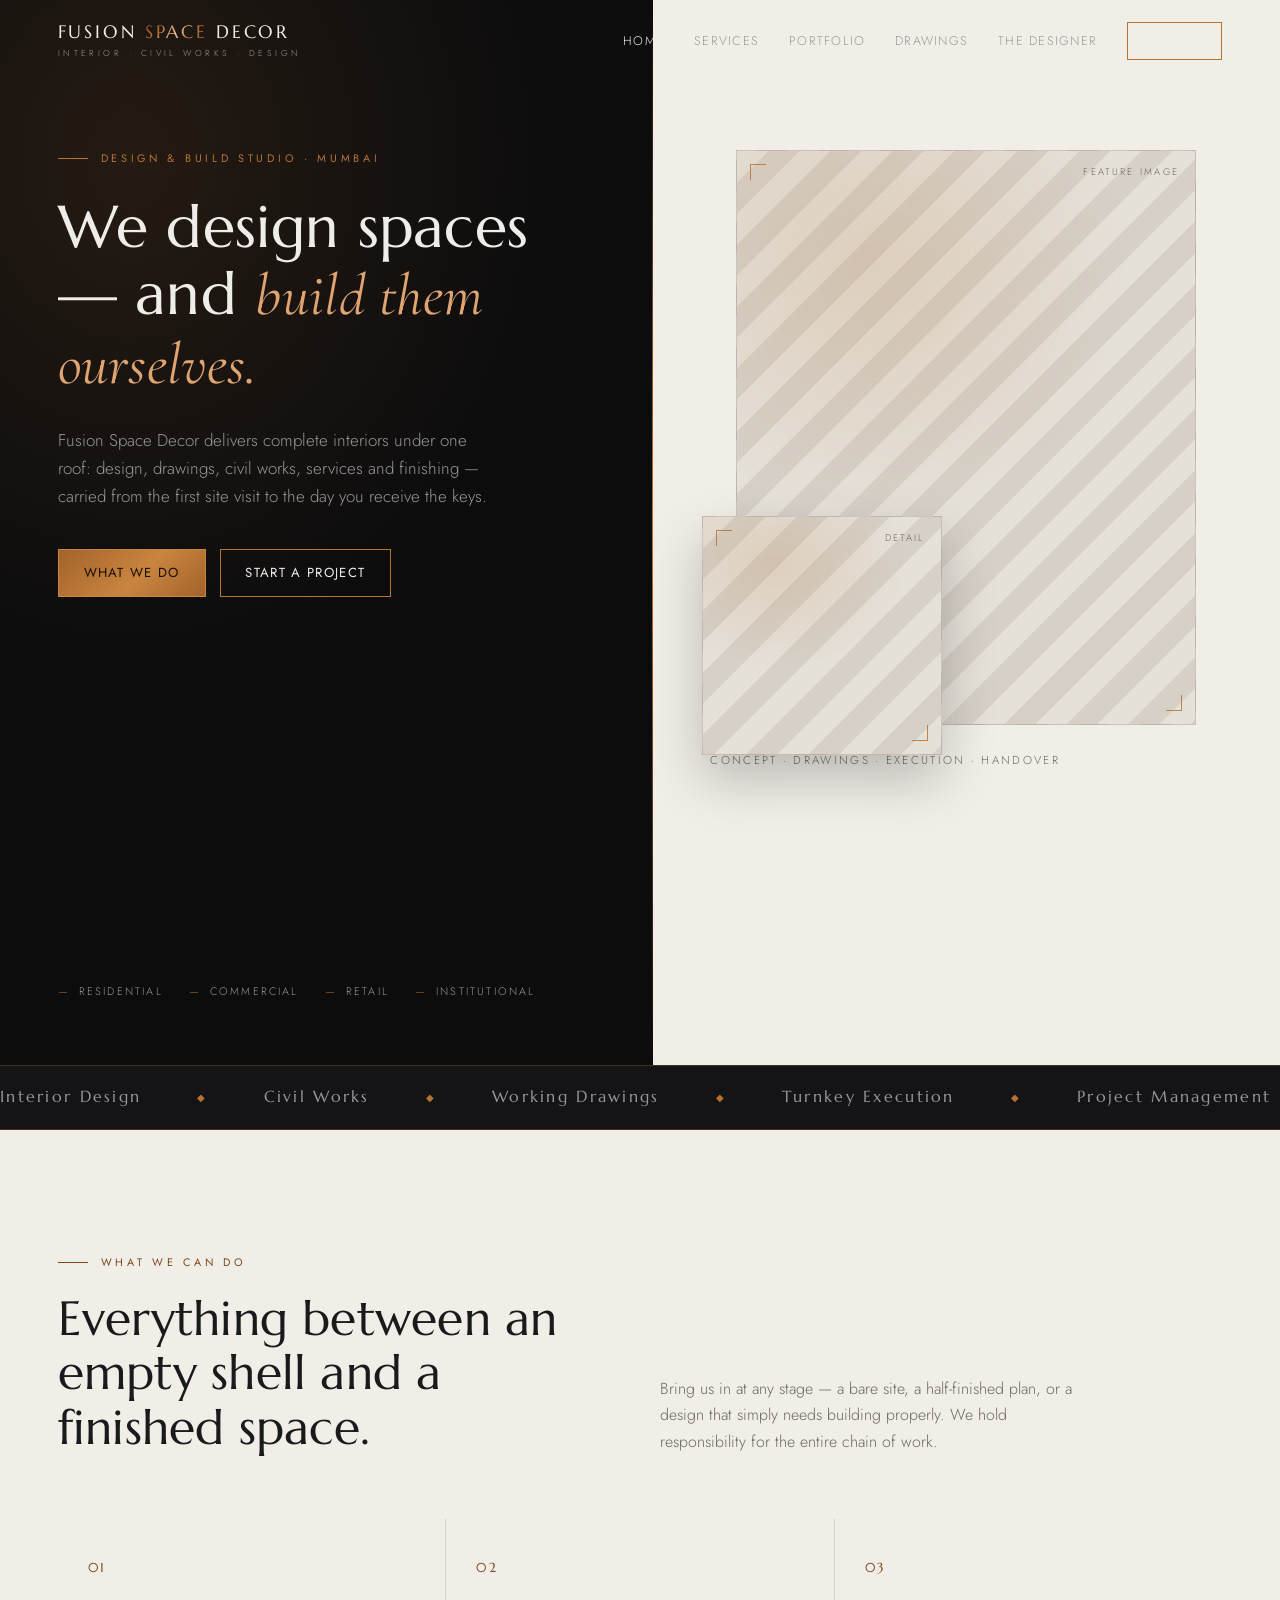
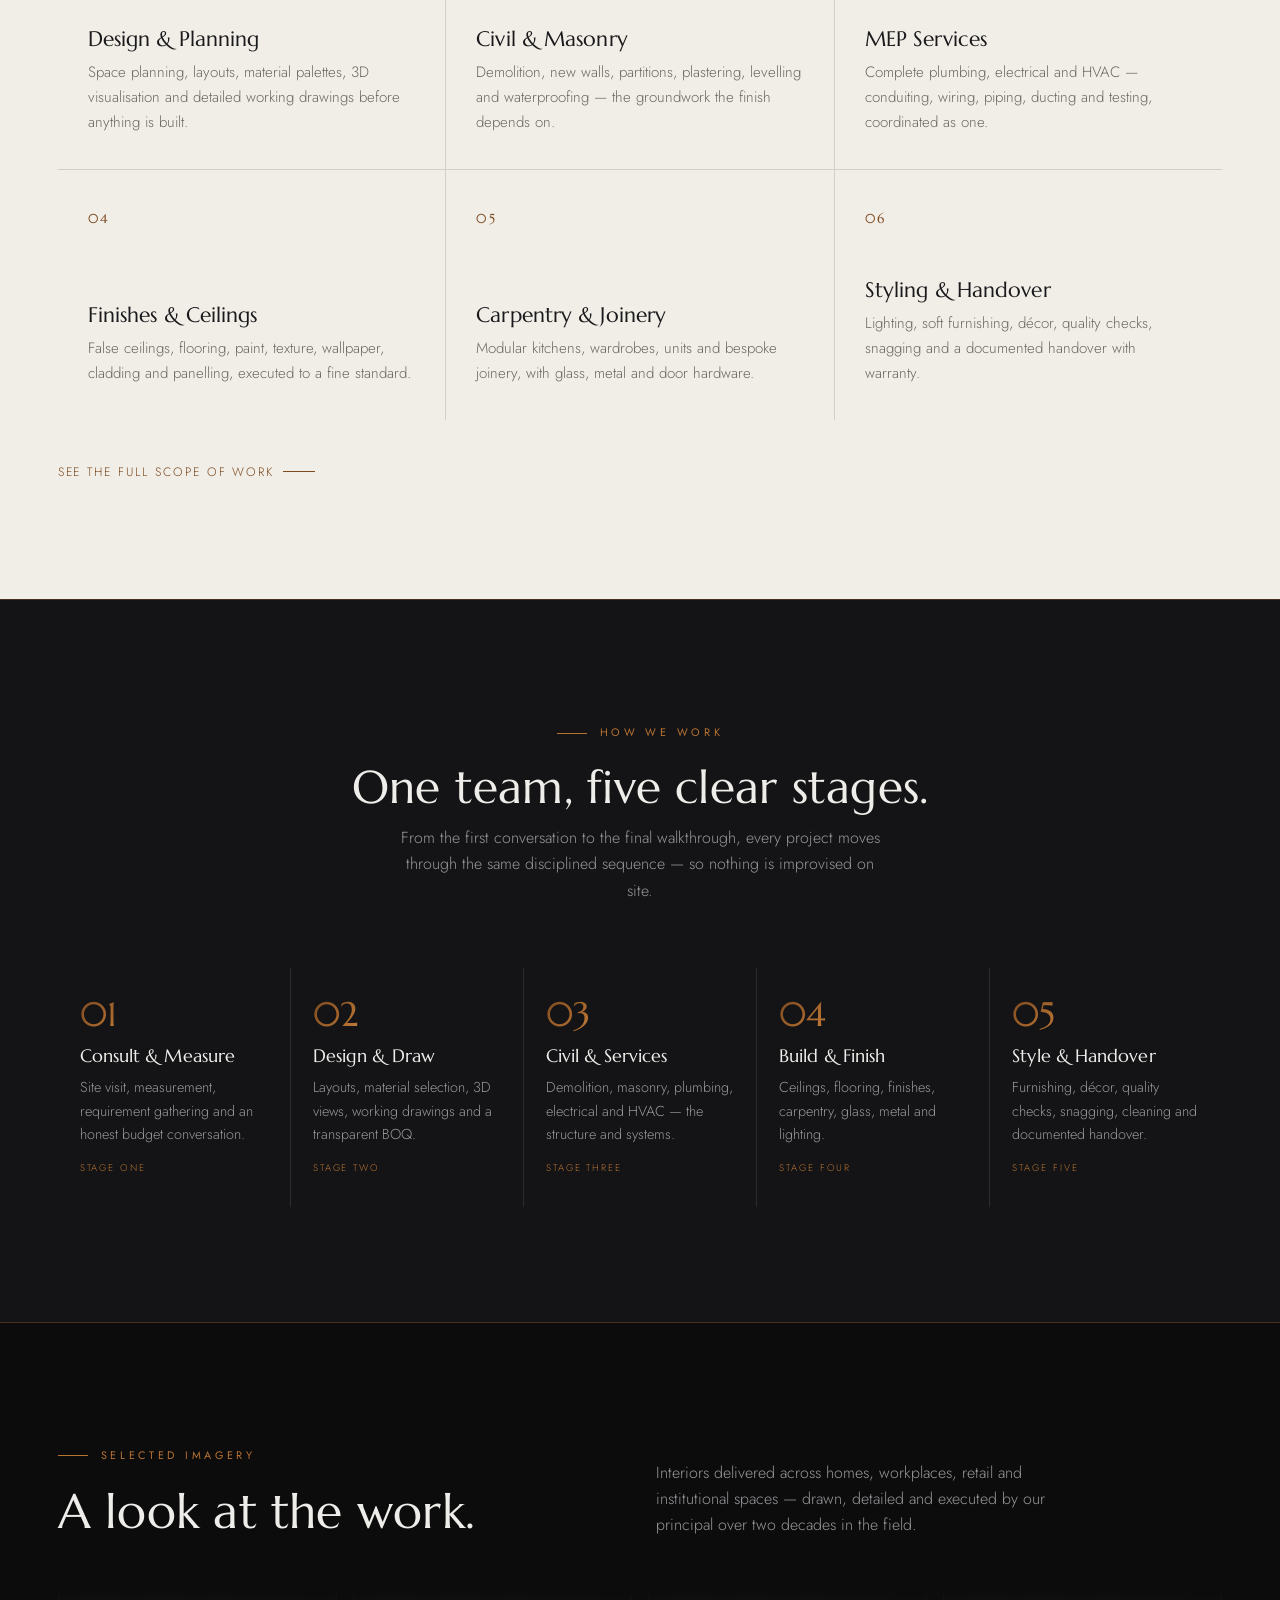
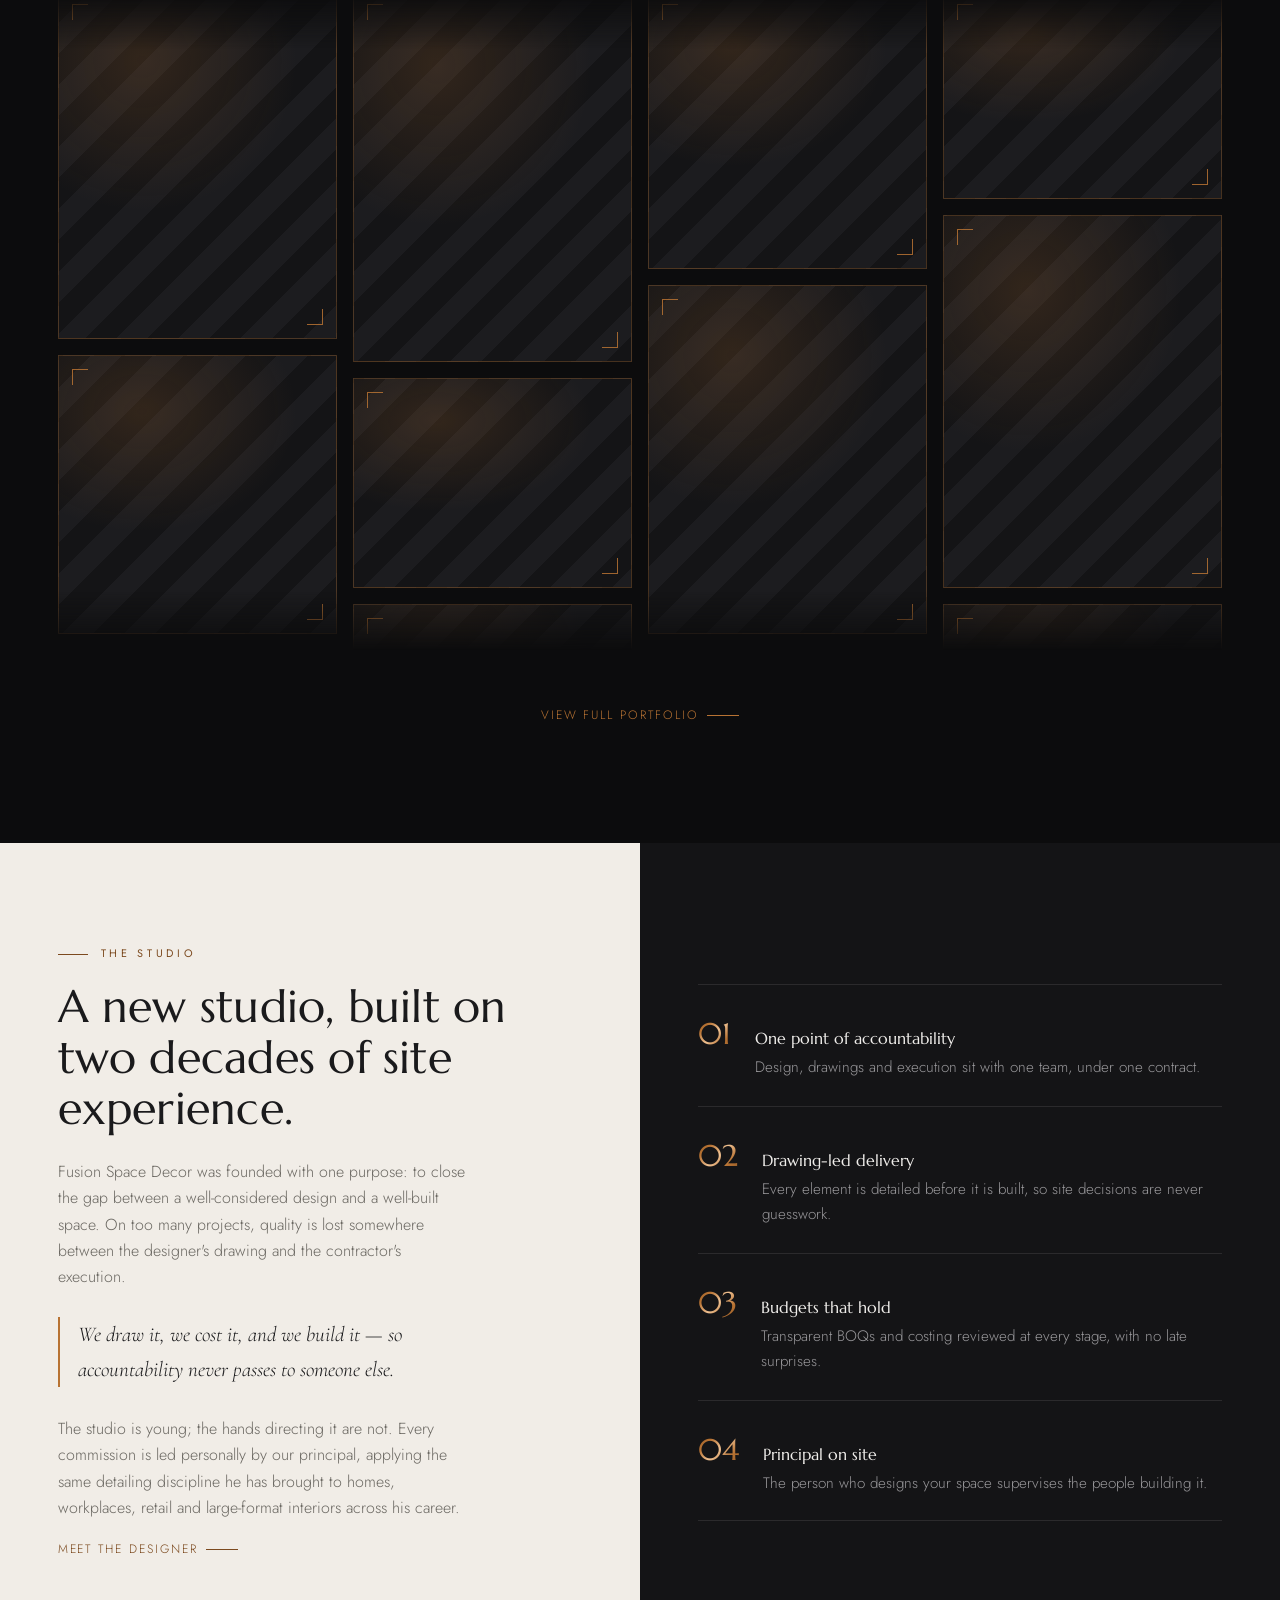
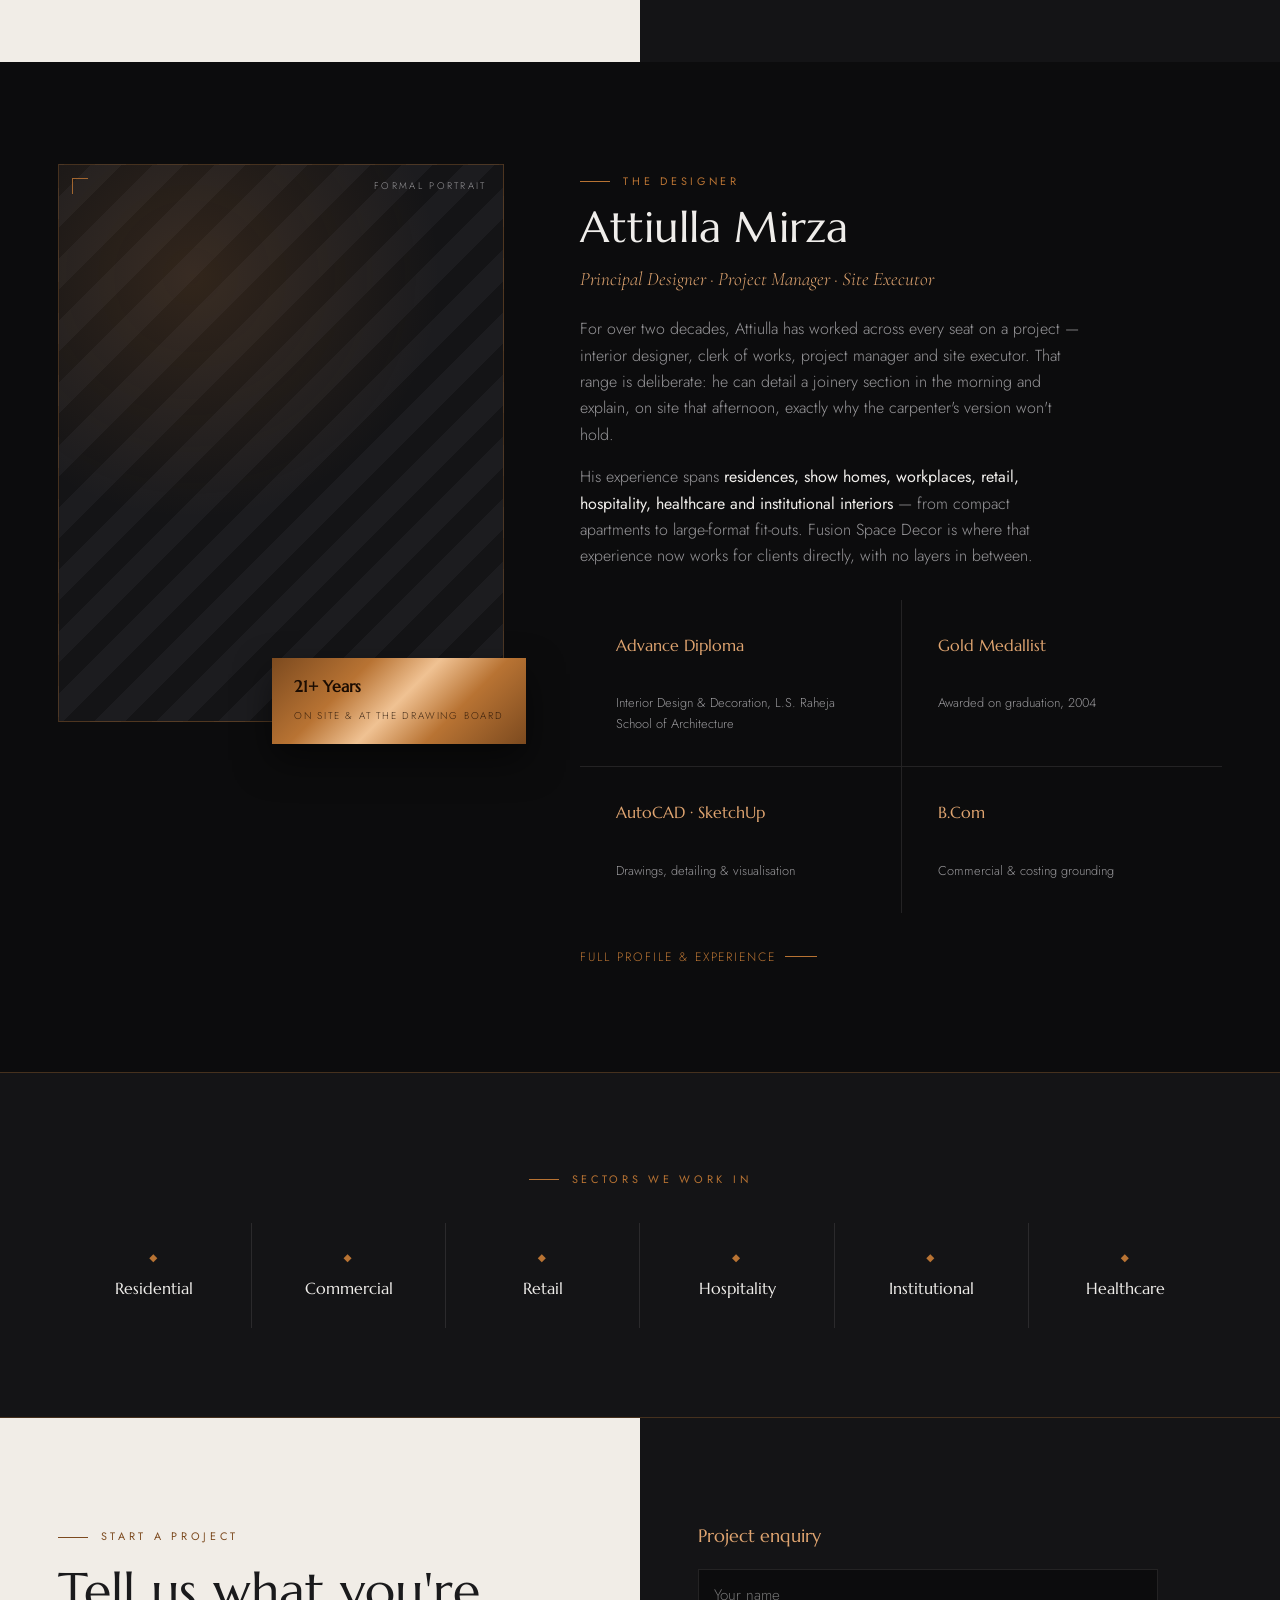
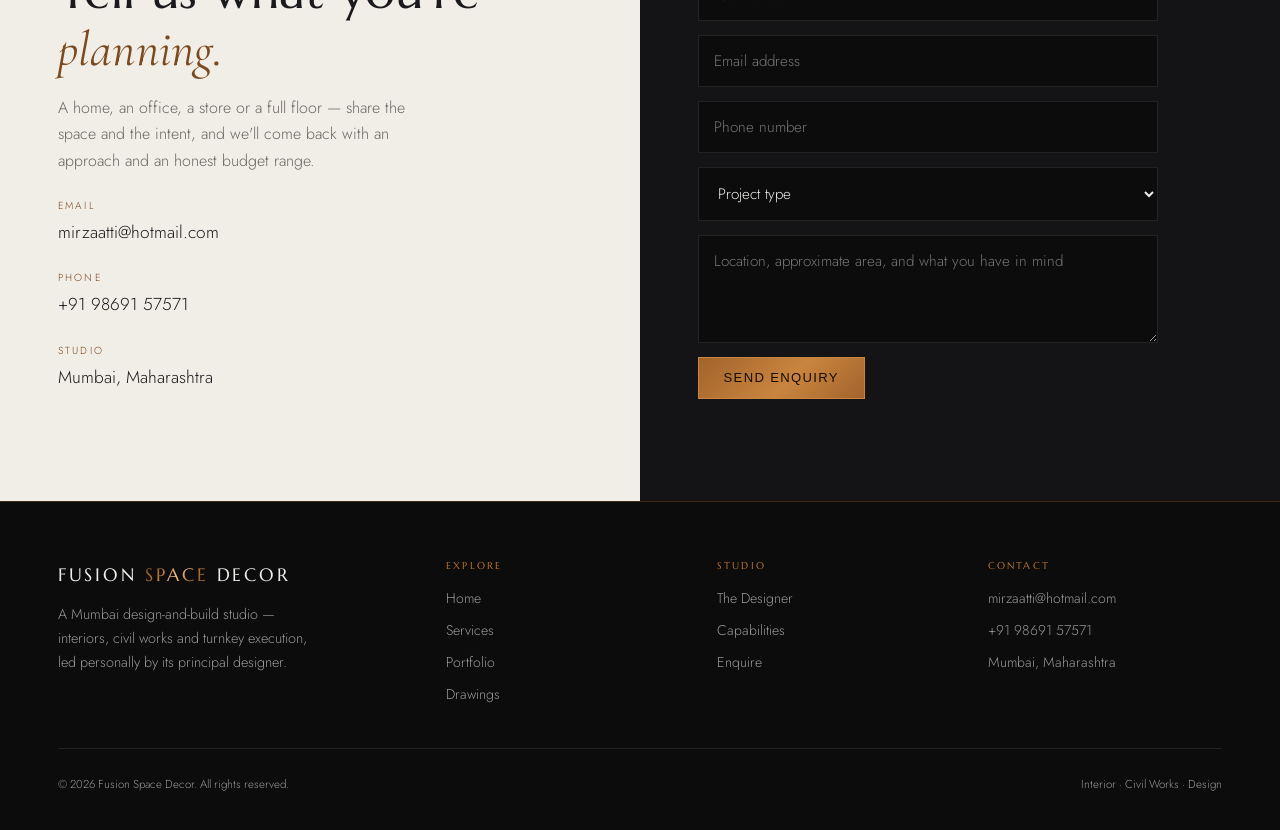
<file: public/index.html>
<!DOCTYPE html>
<html lang="en">
<head>
<meta charset="UTF-8" />
<meta name="viewport" content="width=device-width, initial-scale=1.0" />
<title>Fusion Space Decor — Interior · Civil Works · Design | Mumbai</title>
<meta name="description" content="Fusion Space Decor is a Mumbai design-and-build studio delivering complete interiors — design, civil works, services and finishing — from first site visit to final handover, under one accountable team." />
<link rel="preconnect" href="https://fonts.googleapis.com" />
<link rel="preconnect" href="https://fonts.gstatic.com" crossorigin />
<link href="https://fonts.googleapis.com/css2?family=Cormorant+Garamond:ital,wght@0,400;0,500;1,400&family=Jost:wght@200;300;400;500&family=Marcellus&display=swap" rel="stylesheet" />
<style>
/* ============================================================
   FUSION SPACE DECOR — shared design system
   Finish: black · silver · copper   |   Split dark / light panels
   Used by every page. Fonts loaded per-page in <head>.
   ============================================================ */

:root{
  --black:#0C0C0D; --coal:#141416; --coal-2:#1C1C1F;
  --bone:#F1EDE7; --bone-2:#E5E0D8; --ash:#D6D0C7;
  --on-dark:#EFEDEA; --on-light:#1A1A1C;
  --mute-dark:#98979A; --mute-light:#6B6862;
  --copper:#B87333; --copper-lt:#DFA470; --copper-dp:#7C4A1F;
  --silver:#B9BDC2; --silver-lt:#E4E7EA;
  --copper-sheen:linear-gradient(135deg,#7C4A1F 0%,#B87333 30%,#F0C293 50%,#B87333 70%,#7C4A1F 100%);
  --silver-sheen:linear-gradient(135deg,#7E848B 0%,#B9BDC2 30%,#F2F4F6 50%,#B9BDC2 70%,#7E848B 100%);
  --line-d:rgba(184,115,51,.30); --line-d2:rgba(239,237,234,.10); --line-l:rgba(26,26,28,.14);
  --f-disp:'Marcellus',serif; --f-ital:'Cormorant Garamond',serif; --f-body:'Jost',system-ui,sans-serif;
  --maxw:1280px; --pad:clamp(20px,4.5vw,72px);
}
*{box-sizing:border-box;margin:0;padding:0}
html{scroll-behavior:smooth}
body{font-family:var(--f-body);font-weight:300;background:var(--black);color:var(--on-dark);line-height:1.65;-webkit-font-smoothing:antialiased;overflow-x:hidden}
a{color:inherit;text-decoration:none}
img{max-width:100%;display:block}
.wrap{max-width:var(--maxw);margin:0 auto}

/* ---------- shared type / bits ---------- */
.eyebrow{font-weight:400;font-size:.68rem;letter-spacing:.34em;text-transform:uppercase;display:inline-flex;align-items:center;gap:13px;color:var(--copper)}
.eyebrow::before{content:"";width:30px;height:1px;background:var(--copper)}
.eyebrow.on-light{color:var(--copper-dp)}
.eyebrow.on-light::before{background:var(--copper-dp)}
.eyebrow.center{justify-content:center}
h1,h2,h3,h4{font-family:var(--f-disp);font-weight:400;line-height:1.14;letter-spacing:.005em}
.ital{font-family:var(--f-ital);font-style:italic}
.lede{max-width:56ch;font-size:1.04rem}
.copper-text{background-image:var(--copper-sheen);-webkit-background-clip:text;background-clip:text;color:transparent}
.silver-text{background-image:var(--silver-sheen);-webkit-background-clip:text;background-clip:text;color:transparent}

.btn{display:inline-flex;align-items:center;gap:.6em;font-size:.82rem;font-weight:400;letter-spacing:.1em;text-transform:uppercase;padding:.95em 1.9em;border:1px solid var(--copper);color:var(--on-dark);background:transparent;cursor:pointer;transition:background .35s,color .35s}
.btn:hover{background:var(--copper);color:#150B03}
.btn--solid{background:linear-gradient(135deg,#A2632B,#C9853F 55%,#A2632B);border-color:#C9853F;color:#170C03}
.btn--solid:hover{background:linear-gradient(135deg,#C9853F,#E0A46B 55%,#C9853F)}
.btn--dark{border-color:var(--on-light);color:var(--on-light)}
.btn--dark:hover{background:var(--on-light);color:var(--bone)}
.arrow{display:inline-flex;align-items:center;gap:.7em;font-size:.76rem;letter-spacing:.16em;text-transform:uppercase;color:var(--copper)}
.arrow i{width:32px;height:1px;background:currentColor;transition:width .3s}
.arrow:hover i{width:50px}
.arrow.dp{color:var(--copper-dp)}

/* ---------- image placeholder frames ---------- */
.frame{position:relative;overflow:hidden;background:
   radial-gradient(90% 70% at 30% 20%,rgba(184,115,51,.18),transparent 62%),
   repeating-linear-gradient(135deg,var(--coal) 0 22px,var(--coal-2) 22px 44px);
   border:1px solid var(--line-d)}
.frame.light{background:
   radial-gradient(90% 70% at 30% 20%,rgba(184,115,51,.16),transparent 62%),
   repeating-linear-gradient(135deg,var(--bone-2) 0 22px,var(--ash) 22px 44px);
   border:1px solid var(--line-l)}
.frame::before,.frame::after{content:"";position:absolute;width:15px;height:15px;border:1px solid var(--copper);opacity:.85}
.frame::before{top:13px;left:13px;border-right:0;border-bottom:0}
.frame::after{bottom:13px;right:13px;border-left:0;border-top:0}
.frame .tag{position:absolute;top:14px;right:16px;font-size:.6rem;letter-spacing:.24em;text-transform:uppercase;color:var(--mute-dark)}
.frame.light .tag{color:var(--mute-light)}
.frame .cap{position:absolute;left:0;right:0;bottom:0;padding:16px 18px;background:linear-gradient(transparent,rgba(12,12,13,.86));font-size:.72rem;letter-spacing:.12em;text-transform:uppercase;color:var(--on-dark)}
.r45{aspect-ratio:4/5}.r11{aspect-ratio:1/1}.r34{aspect-ratio:3/4}.r43{aspect-ratio:4/3}.r169{aspect-ratio:16/10}

/* ---------- header ---------- */
header{position:fixed;inset:0 0 auto 0;z-index:60;transition:background .4s,border-color .4s,padding .4s;border-bottom:1px solid transparent}
header.scrolled{background:rgba(12,12,13,.92);backdrop-filter:blur(12px);border-bottom:1px solid var(--line-d)}
.navbar{display:flex;align-items:center;justify-content:space-between;padding:22px var(--pad);transition:padding .4s}
header.scrolled .navbar{padding:14px var(--pad)}
.brand{display:flex;flex-direction:column;line-height:1}
.brand .name{font-family:var(--f-disp);font-size:1.12rem;letter-spacing:.16em}
.brand .sub{font-size:.54rem;letter-spacing:.4em;text-transform:uppercase;color:var(--mute-dark);margin-top:7px}
nav.main{display:flex;align-items:center;gap:30px}
nav.main a{font-size:.78rem;letter-spacing:.1em;text-transform:uppercase;color:var(--mute-dark);transition:color .25s}
nav.main a:hover,nav.main a.here{color:var(--on-dark)}
nav.main .btn{padding:.62em 1.3em;color:var(--on-dark)}
.menu-btn{display:none;background:none;border:0;cursor:pointer;flex-direction:column;gap:5px}
.menu-btn span{width:25px;height:1.5px;background:var(--on-dark)}

/* ---------- page hero (interior pages) ---------- */
.pagehero{padding:clamp(130px,16vw,190px) var(--pad) clamp(50px,7vw,84px);position:relative;overflow:hidden;
  background:radial-gradient(110% 90% at 82% 10%,rgba(184,115,51,.14),transparent 58%),var(--black);border-bottom:1px solid var(--line-d)}
.pagehero::after{content:"";position:absolute;inset:0;opacity:.05;pointer-events:none;
  background-image:linear-gradient(var(--copper) 1px,transparent 1px),linear-gradient(90deg,var(--copper) 1px,transparent 1px);
  background-size:56px 56px;-webkit-mask-image:radial-gradient(60% 80% at 80% 40%,#000,transparent 72%);mask-image:radial-gradient(60% 80% at 80% 40%,#000,transparent 72%)}
.pagehero .wrap{position:relative;z-index:2}
.crumb{font-size:.68rem;letter-spacing:.2em;text-transform:uppercase;color:var(--mute-dark);margin-bottom:20px}
.crumb a:hover{color:var(--on-dark)}
.crumb .sep{color:var(--copper);margin:0 10px}
.pagehero h1{font-size:clamp(2.3rem,5vw,3.8rem);max-width:18ch}
.pagehero .sub{font-family:var(--f-ital);font-style:italic;font-size:clamp(1.15rem,2.2vw,1.5rem);color:var(--copper-lt);margin-top:.5em;max-width:52ch}

/* ---------- HERO split (home) ---------- */
.hero{display:grid;grid-template-columns:1.02fr .98fr;min-height:100svh}
.hero__dark{background:radial-gradient(110% 80% at 20% 15%,rgba(184,115,51,.14),transparent 60%),var(--black);display:flex;flex-direction:column;justify-content:center;padding:150px var(--pad) 64px;position:relative}
.hero__dark::after{content:"";position:absolute;top:0;right:0;bottom:0;width:1px;background:linear-gradient(transparent,var(--copper),transparent)}
.hero__dark h1{font-size:clamp(2.5rem,4.6vw,4.2rem);max-width:15ch;margin:.42em 0 .5em}
.hero__dark h1 .ital{color:var(--copper-lt)}
.hero__dark p{color:var(--mute-dark);max-width:44ch;font-size:1.06rem;margin-bottom:2.2em}
.hero-cta{display:flex;gap:14px;flex-wrap:wrap}
.hero__disc{margin-top:auto;padding-top:40px;display:flex;gap:26px;flex-wrap:wrap}
.hero__disc span{font-size:.68rem;letter-spacing:.2em;text-transform:uppercase;color:var(--mute-dark)}
.hero__disc span::before{content:"—";color:var(--copper);margin-right:9px}
.hero__light{background:var(--bone);color:var(--on-light);display:flex;flex-direction:column;justify-content:center;padding:150px var(--pad) 64px;position:relative}
.hero__light .stack{position:relative;max-width:460px;margin:0 auto;width:100%}
.hero__light .frame{aspect-ratio:4/5}
.hero__light .float{position:absolute;left:-34px;bottom:-30px;width:52%;aspect-ratio:1/1;box-shadow:0 24px 50px rgba(0,0,0,.22)}
.hero__light .cap{position:static;background:none;color:var(--mute-light);padding:0;margin-top:26px;font-size:.72rem;letter-spacing:.2em;text-transform:uppercase}

/* ---------- marquee strip ---------- */
.strip{background:var(--coal);border-block:1px solid var(--line-d);padding:18px 0;overflow:hidden}
.strip .track{display:flex;gap:56px;width:max-content;white-space:nowrap;animation:slide 34s linear infinite}
.strip span{font-family:var(--f-disp);font-size:1.02rem;letter-spacing:.14em;color:var(--mute-dark)}
.strip span::after{content:"◆";margin-left:56px;color:var(--copper);font-size:.62rem;vertical-align:middle}
@keyframes slide{to{transform:translateX(-50%)}}
.strip:hover .track{animation-play-state:paused}

/* ---------- capability grid (home) ---------- */
.can{background:var(--bone);color:var(--on-light);padding:clamp(72px,9vw,128px) var(--pad)}
.can__head{display:grid;grid-template-columns:1fr 1fr;gap:40px;align-items:end;margin-bottom:clamp(40px,5vw,68px)}
.can__head h2{font-size:clamp(1.9rem,3.8vw,3rem);margin-top:.4em;max-width:16ch}
.can__head p{color:var(--mute-light);max-width:48ch}
.cap-grid{display:grid;grid-template-columns:repeat(3,1fr);gap:1px;background:var(--line-l)}
.cap{background:var(--bone);padding:38px 30px 34px;min-height:250px;display:flex;flex-direction:column;transition:background .4s}
.cap:hover{background:var(--bone-2)}
.cap .no{font-family:var(--f-disp);font-size:.82rem;letter-spacing:.2em;color:var(--copper-dp)}
.cap h3{font-size:1.32rem;margin:auto 0 .45em}
.cap p{color:var(--mute-light);font-size:.94rem}

/* ---------- pinterest showcase ---------- */
.showcase{background:var(--black);padding:clamp(72px,9vw,120px) 0;position:relative;overflow:hidden}
.showcase .lead{padding:0 var(--pad);margin-bottom:clamp(34px,4vw,56px);display:grid;grid-template-columns:1fr 1fr;gap:32px;align-items:end}
.showcase h2{font-size:clamp(1.9rem,3.8vw,3rem);margin-top:.4em}
.showcase .lead p{color:var(--mute-dark);max-width:46ch}
.pin{display:grid;grid-template-columns:repeat(4,1fr);gap:16px;height:clamp(440px,58vw,660px);padding:0 var(--pad);
  -webkit-mask-image:linear-gradient(180deg,transparent,#000 9%,#000 91%,transparent);mask-image:linear-gradient(180deg,transparent,#000 9%,#000 91%,transparent)}
.pin__col{display:flex;flex-direction:column;gap:16px;animation:up 44s linear infinite;will-change:transform}
.pin__col.b{animation:down 52s linear infinite}
.pin__col.c{animation-duration:38s}
.pin__col.d{animation:down 60s linear infinite}
@keyframes up{from{transform:translateY(0)}to{transform:translateY(-50%)}}
@keyframes down{from{transform:translateY(-50%)}to{transform:translateY(0)}}
.showcase:hover .pin__col{animation-play-state:paused}
.pin__col .frame{flex:none}

/* ---------- split about band ---------- */
.about{display:grid;grid-template-columns:1fr 1fr;min-height:520px}
.about__l{background:var(--bone);color:var(--on-light);padding:clamp(60px,8vw,110px) var(--pad);display:flex;flex-direction:column;justify-content:center}
.about__l h2{font-size:clamp(1.85rem,3.6vw,2.8rem);margin:.4em 0 .55em;max-width:15ch}
.about__l p{color:var(--mute-light);max-width:46ch;margin-bottom:1.1em}
.about__l .pull{font-family:var(--f-ital);font-style:italic;font-size:1.32rem;color:var(--on-light);border-left:2px solid var(--copper);padding-left:18px;margin:.4em 0 1.4em}
.about__r{background:var(--coal);padding:clamp(60px,8vw,110px) var(--pad);display:flex;flex-direction:column;justify-content:center;gap:2px}
.fact{border-top:1px solid var(--line-d2);padding:24px 0;display:grid;grid-template-columns:auto 1fr;gap:24px;align-items:baseline}
.fact:last-child{border-bottom:1px solid var(--line-d2)}
.fact .k{font-family:var(--f-disp);font-size:1.9rem}
.fact .t{font-size:.95rem;color:var(--mute-dark)}
.fact .t b{display:block;color:var(--on-dark);font-weight:400;font-size:1.02rem;font-family:var(--f-disp);margin-bottom:2px}

/* ---------- process timeline ---------- */
.process{background:var(--coal);border-block:1px solid var(--line-d);padding:clamp(72px,9vw,120px) var(--pad)}
.process__head{text-align:center;margin-bottom:clamp(40px,5vw,66px)}
.process__head h2{font-size:clamp(1.9rem,3.8vw,2.9rem);margin-top:.4em}
.process__head p{color:var(--mute-dark);max-width:54ch;margin:.7em auto 0}
.steps{display:grid;grid-template-columns:repeat(5,1fr);gap:1px;background:var(--line-d2);counter-reset:s}
.step{background:var(--coal);padding:30px 22px;position:relative}
.step .n{font-family:var(--f-disp);font-size:2.1rem;line-height:1}
.step h3{font-size:1.12rem;margin:14px 0 10px}
.step p{color:var(--mute-dark);font-size:.9rem}
.step .ph{font-size:.6rem;letter-spacing:.2em;text-transform:uppercase;color:var(--copper);margin-top:14px;display:block}

/* ---------- services page: full scope pillars ---------- */
.scope{background:var(--black);padding:clamp(64px,8vw,110px) var(--pad)}
.pillar{padding:34px 0;border-top:1px solid var(--line-d2);display:grid;grid-template-columns:.7fr 2.3fr;gap:clamp(20px,4vw,54px);align-items:start}
.pillar:last-child{border-bottom:1px solid var(--line-d2)}
.pillar .ph{position:sticky;top:120px}
.pillar .ph .no{font-family:var(--f-disp);font-size:.8rem;letter-spacing:.2em;color:var(--copper)}
.pillar .ph h3{font-size:clamp(1.3rem,2.4vw,1.8rem);margin-top:8px}
.chips{display:flex;flex-wrap:wrap;gap:9px}
.chip{font-size:.8rem;letter-spacing:.02em;color:var(--mute-dark);border:1px solid var(--line-d2);padding:.5em 1em;transition:border-color .3s,color .3s}
.chip:hover{border-color:var(--copper);color:var(--on-dark)}

/* ---------- designer profile (about page) ---------- */
.profile{background:var(--black);padding:clamp(64px,8vw,110px) var(--pad)}
.profile .wrap{display:grid;grid-template-columns:.82fr 1.18fr;gap:clamp(30px,6vw,84px);align-items:start}
.portrait{position:relative}
.portrait .frame{aspect-ratio:4/5}
.portrait .plate{position:absolute;right:-22px;bottom:-22px;background:var(--copper-sheen);color:#1B0C02;padding:16px 22px;box-shadow:0 16px 36px rgba(0,0,0,.5)}
.portrait .plate b{display:block;font-family:var(--f-disp);font-size:1.02rem}
.portrait .plate span{font-size:.62rem;letter-spacing:.18em;text-transform:uppercase;opacity:.78}
.profile h2{font-size:clamp(1.9rem,3.8vw,2.7rem);margin:.3em 0 .25em}
.profile .role{font-family:var(--f-ital);font-style:italic;font-size:1.2rem;color:var(--copper-lt);margin-bottom:1.1em}
.profile p{color:var(--mute-dark);max-width:56ch;margin-bottom:1em}
.profile p b{color:var(--on-dark);font-weight:400}
.cv{display:grid;grid-template-columns:repeat(2,1fr);gap:1px;background:var(--line-d2);margin:30px 0}
.cv div{background:var(--black);padding:16px 18px}
.cv .k{font-family:var(--f-disp);font-size:1rem;color:var(--copper-lt)}
.cv .v{font-size:.8rem;color:var(--mute-dark);margin-top:2px}

/* experience timeline */
.exp{background:var(--coal);border-top:1px solid var(--line-d);padding:clamp(64px,8vw,110px) var(--pad)}
.exp__head{margin-bottom:clamp(34px,4vw,54px)}
.exp__head h2{font-size:clamp(1.8rem,3.4vw,2.6rem);margin-top:.4em}
.tl{max-width:820px}
.tl .row{display:grid;grid-template-columns:auto 1fr;gap:28px;padding:26px 0;border-top:1px solid var(--line-d2)}
.tl .row:last-child{border-bottom:1px solid var(--line-d2)}
.tl .yr{font-family:var(--f-disp);color:var(--copper-lt);font-size:.95rem;white-space:nowrap}
.tl .role{font-family:var(--f-disp);font-size:1.2rem}
.tl .role + p{color:var(--mute-dark);margin-top:6px;font-size:.95rem;max-width:60ch}

/* ---------- gallery grid (portfolio) ---------- */
.gal{background:var(--black);padding:clamp(56px,7vw,96px) var(--pad)}
.gal .filters{display:flex;flex-wrap:wrap;gap:10px;margin-bottom:34px}
.gal .filters .chip.on{border-color:var(--copper);color:var(--on-dark)}
.grid-gal{display:grid;grid-template-columns:repeat(12,1fr);gap:16px}
.grid-gal .frame{grid-column:span 4}
.grid-gal .frame.big{grid-column:span 6}
.grid-gal .frame.sq{grid-column:span 4;aspect-ratio:1/1}

/* ---------- sketches grid (square boxes) ---------- */
.sketch-sec{background:var(--bone-2);color:var(--on-light);padding:clamp(56px,7vw,100px) var(--pad)}
.sketch-note{max-width:60ch;color:var(--mute-light);margin-bottom:clamp(30px,4vw,48px)}
.sq-grid{display:grid;grid-template-columns:repeat(auto-fill,minmax(230px,1fr));gap:18px}
.sq{position:relative;aspect-ratio:1/1;background:#FBFAF7;border:1px solid var(--line-l);overflow:hidden;
  background-image:linear-gradient(rgba(30,60,90,.07) 1px,transparent 1px),linear-gradient(90deg,rgba(30,60,90,.07) 1px,transparent 1px);background-size:24px 24px}
.sq .rule{position:absolute;inset:12px;border:1px solid rgba(30,60,90,.20)}
.sq .lbl{position:absolute;left:20px;top:20px;font-size:.6rem;letter-spacing:.2em;text-transform:uppercase;color:#41586E}
.sq .block{position:absolute;right:12px;bottom:12px;background:#fff;border:1px solid rgba(30,60,90,.28);padding:7px 11px;font-size:.56rem;letter-spacing:.14em;text-transform:uppercase;color:#41586E}
.sq .block b{display:block;font-family:var(--f-disp);font-size:.72rem;letter-spacing:.08em;color:var(--on-light)}

/* ---------- sectors ---------- */
.sectors{background:var(--coal);border-block:1px solid var(--line-d);padding:clamp(56px,7vw,90px) var(--pad)}
.sectors .head{text-align:center}
.sectors .grid{display:grid;grid-template-columns:repeat(6,1fr);gap:1px;background:var(--line-d2);margin-top:34px}
.sec{background:var(--coal);padding:26px 16px;text-align:center;transition:background .35s}
.sec:hover{background:var(--coal-2)}
.sec .i{font-size:.66rem;letter-spacing:.2em;color:var(--copper)}
.sec .n{font-family:var(--f-disp);font-size:1rem;margin-top:9px}

/* ---------- contact split ---------- */
.contact{display:grid;grid-template-columns:1fr 1fr}
.contact__l{background:var(--bone);color:var(--on-light);padding:clamp(64px,8vw,120px) var(--pad);display:flex;flex-direction:column;justify-content:center}
.contact__l h2{font-size:clamp(2rem,4.2vw,3.1rem);margin:.35em 0 .35em}
.contact__l h2 .ital{color:var(--copper-dp)}
.contact__l p{color:var(--mute-light);max-width:42ch}
.detail{margin-top:24px}
.detail .k{font-size:.64rem;letter-spacing:.22em;text-transform:uppercase;color:var(--copper-dp)}
.detail .v{font-size:1.08rem;margin-top:3px}
.contact__r{background:var(--coal);padding:clamp(64px,8vw,120px) var(--pad);display:flex;flex-direction:column;justify-content:center}
form.enq{display:flex;flex-direction:column;gap:14px;max-width:460px;width:100%}
form.enq .fh{font-family:var(--f-disp);font-size:1.15rem;color:var(--copper-lt);margin-bottom:4px}
form.enq input,form.enq select,form.enq textarea{background:var(--black);border:1px solid var(--line-d2);color:var(--on-dark);padding:14px 15px;font-family:var(--f-body);font-weight:300;font-size:.95rem}
form.enq input:focus,form.enq select:focus,form.enq textarea:focus{outline:0;border-color:var(--copper)}
form.enq textarea{resize:vertical;min-height:108px}

/* ---------- footer ---------- */
footer{background:var(--black);padding:58px var(--pad) 36px;border-top:1px solid var(--line-d)}
footer .grid{display:grid;grid-template-columns:1.5fr 1fr 1fr 1fr;gap:36px;padding-bottom:32px;border-bottom:1px solid var(--line-d2)}
footer .name{font-family:var(--f-disp);font-size:1.14rem;letter-spacing:.16em}
footer .blurb{color:var(--mute-dark);font-size:.9rem;margin-top:13px;max-width:32ch}
footer h4{font-size:.63rem;letter-spacing:.22em;text-transform:uppercase;color:var(--copper);margin-bottom:15px}
footer a,footer .li{display:block;color:var(--mute-dark);font-size:.88rem;margin-bottom:9px}
footer a:hover{color:var(--on-dark)}
footer .fine{margin-top:26px;display:flex;justify-content:space-between;flex-wrap:wrap;gap:10px;font-size:.72rem;color:var(--mute-dark)}

/* ---------- reveal ---------- */
.fade{opacity:0;transform:translateY(22px);transition:opacity .9s ease,transform .9s ease}
.fade.in{opacity:1;transform:none}

/* ---------- responsive ---------- */
@media(max-width:1080px){
  .cap-grid{grid-template-columns:repeat(2,1fr)}
  .steps{grid-template-columns:repeat(2,1fr)}
  .sectors .grid{grid-template-columns:repeat(3,1fr)}
  .pin{grid-template-columns:repeat(3,1fr)} .pin__col.d{display:none}
  .grid-gal .frame,.grid-gal .frame.big,.grid-gal .frame.sq{grid-column:span 6}
  footer .grid{grid-template-columns:1fr 1fr}
}
@media(max-width:860px){
  .hero{grid-template-columns:1fr}
  .hero__dark{padding-top:130px;min-height:auto}.hero__dark::after{display:none}
  .hero__light{padding-top:60px}.hero__light .float{left:0}
  .can__head,.showcase .lead,.about,.contact,.profile .wrap,.pillar{grid-template-columns:1fr}
  .pillar .ph{position:static}
  .cv{grid-template-columns:1fr}
  .pin{grid-template-columns:repeat(2,1fr);height:420px} .pin__col.c{display:none}
  .portrait .plate{right:14px}
  .tl .row{grid-template-columns:1fr;gap:6px}
  nav.main{position:fixed;inset:0 0 0 auto;width:min(80vw,320px);background:var(--coal);flex-direction:column;justify-content:center;align-items:flex-start;padding:40px;gap:24px;transform:translateX(100%);transition:transform .4s;border-left:1px solid var(--line-d);z-index:70}
  nav.main.open{transform:none}
  nav.main a{font-size:1.02rem}
  .menu-btn{display:flex}
}
@media(max-width:560px){
  .cap-grid,.steps{grid-template-columns:1fr}
  .sectors .grid{grid-template-columns:repeat(2,1fr)}
  footer .grid{grid-template-columns:1fr}
}
@media(prefers-reduced-motion:reduce){
  *{animation:none!important;transition:none!important;scroll-behavior:auto!important}
  .fade{opacity:1;transform:none}
}

</style>
</head>
<body id="top">

<header id="header">
  <div class="navbar">
    <a class="brand" href="index.html">
      <span class="name">FUSION <span class="copper-text">SPACE</span> DECOR</span>
      <span class="sub">Interior · Civil Works · Design</span>
    </a>
    <button class="menu-btn" id="menuBtn" aria-label="Open menu" aria-expanded="false"><span></span><span></span><span></span></button>
    <nav class="main" id="nav">
      <a href="index.html" class="here">Home</a>
      <a href="services.html">Services</a>
      <a href="portfolio.html">Portfolio</a>
      <a href="sketches.html">Drawings</a>
      <a href="about.html">The Designer</a>
      <a class="btn" href="contact.html">Enquire</a>
    </nav>
  </div>
</header>

<!-- HERO -->
<section class="hero">
  <div class="hero__dark">
    <span class="eyebrow fade">Design &amp; Build Studio · Mumbai</span>
    <h1 class="fade">We design spaces — and <span class="ital">build them ourselves.</span></h1>
    <p class="fade">Fusion Space Decor delivers complete interiors under one roof: design, drawings, civil works, services and finishing — carried from the first site visit to the day you receive the keys.</p>
    <div class="hero-cta fade">
      <a class="btn btn--solid" href="services.html">What We Do</a>
      <a class="btn" href="contact.html">Start a Project</a>
    </div>
    <div class="hero__disc fade"><span>Residential</span><span>Commercial</span><span>Retail</span><span>Institutional</span></div>
  </div>
  <div class="hero__light">
    <div class="stack fade">
      <div class="frame light r45"><span class="tag">Feature Image</span></div>
      <div class="frame light float"><span class="tag">Detail</span></div>
    </div>
    <p class="cap fade">Concept · Drawings · Execution · Handover</p>
  </div>
</section>

<!-- STRIP -->
<div class="strip" aria-hidden="true">
  <div class="track">
    <span>Interior Design</span><span>Civil Works</span><span>Working Drawings</span><span>Turnkey Execution</span><span>Project Management</span><span>Modular Joinery</span><span>MEP Services</span><span>Renovation</span>
    <span>Interior Design</span><span>Civil Works</span><span>Working Drawings</span><span>Turnkey Execution</span><span>Project Management</span><span>Modular Joinery</span><span>MEP Services</span><span>Renovation</span>
  </div>
</div>

<!-- WHAT WE CAN DO -->
<section class="can" id="capabilities">
  <div class="wrap">
    <div class="can__head">
      <div class="fade">
        <span class="eyebrow on-light">What we can do</span>
        <h2>Everything between an empty shell and a finished space.</h2>
      </div>
      <p class="fade">Bring us in at any stage — a bare site, a half-finished plan, or a design that simply needs building properly. We hold responsibility for the entire chain of work.</p>
    </div>
    <div class="cap-grid">
      <div class="cap fade"><span class="no">01</span><h3>Design &amp; Planning</h3><p>Space planning, layouts, material palettes, 3D visualisation and detailed working drawings before anything is built.</p></div>
      <div class="cap fade"><span class="no">02</span><h3>Civil &amp; Masonry</h3><p>Demolition, new walls, partitions, plastering, levelling and waterproofing — the groundwork the finish depends on.</p></div>
      <div class="cap fade"><span class="no">03</span><h3>MEP Services</h3><p>Complete plumbing, electrical and HVAC — conduiting, wiring, piping, ducting and testing, coordinated as one.</p></div>
      <div class="cap fade"><span class="no">04</span><h3>Finishes &amp; Ceilings</h3><p>False ceilings, flooring, paint, texture, wallpaper, cladding and panelling, executed to a fine standard.</p></div>
      <div class="cap fade"><span class="no">05</span><h3>Carpentry &amp; Joinery</h3><p>Modular kitchens, wardrobes, units and bespoke joinery, with glass, metal and door hardware.</p></div>
      <div class="cap fade"><span class="no">06</span><h3>Styling &amp; Handover</h3><p>Lighting, soft furnishing, décor, quality checks, snagging and a documented handover with warranty.</p></div>
    </div>
    <div style="margin-top:38px" class="fade"><a class="arrow dp" href="services.html">See the full scope of work <i></i></a></div>
  </div>
</section>

<!-- PROCESS -->
<section class="process" id="process">
  <div class="wrap">
    <div class="process__head fade">
      <span class="eyebrow center">How we work</span>
      <h2>One team, five clear stages.</h2>
      <p>From the first conversation to the final walkthrough, every project moves through the same disciplined sequence — so nothing is improvised on site.</p>
    </div>
    <div class="steps">
      <div class="step fade"><div class="n copper-text">01</div><h3>Consult &amp; Measure</h3><p>Site visit, measurement, requirement gathering and an honest budget conversation.</p><span class="ph">Stage One</span></div>
      <div class="step fade"><div class="n copper-text">02</div><h3>Design &amp; Draw</h3><p>Layouts, material selection, 3D views, working drawings and a transparent BOQ.</p><span class="ph">Stage Two</span></div>
      <div class="step fade"><div class="n copper-text">03</div><h3>Civil &amp; Services</h3><p>Demolition, masonry, plumbing, electrical and HVAC — the structure and systems.</p><span class="ph">Stage Three</span></div>
      <div class="step fade"><div class="n copper-text">04</div><h3>Build &amp; Finish</h3><p>Ceilings, flooring, finishes, carpentry, glass, metal and lighting.</p><span class="ph">Stage Four</span></div>
      <div class="step fade"><div class="n copper-text">05</div><h3>Style &amp; Handover</h3><p>Furnishing, décor, quality checks, snagging, cleaning and documented handover.</p><span class="ph">Stage Five</span></div>
    </div>
  </div>
</section>

<!-- SHOWCASE -->
<section class="showcase" id="work">
  <div class="lead">
    <div class="fade"><span class="eyebrow">Selected imagery</span><h2>A look at the work.</h2></div>
    <p class="fade">Interiors delivered across homes, workplaces, retail and institutional spaces — drawn, detailed and executed by our principal over two decades in the field.</p>
  </div>
  <div class="pin" aria-hidden="true">
    <div class="pin__col a"><div class="frame r45"></div><div class="frame r11"></div><div class="frame r34"></div><div class="frame r43"></div><div class="frame r45"></div><div class="frame r11"></div><div class="frame r34"></div><div class="frame r43"></div></div>
    <div class="pin__col b"><div class="frame r34"></div><div class="frame r43"></div><div class="frame r45"></div><div class="frame r11"></div><div class="frame r34"></div><div class="frame r43"></div><div class="frame r45"></div><div class="frame r11"></div></div>
    <div class="pin__col c"><div class="frame r11"></div><div class="frame r45"></div><div class="frame r43"></div><div class="frame r34"></div><div class="frame r11"></div><div class="frame r45"></div><div class="frame r43"></div><div class="frame r34"></div></div>
    <div class="pin__col d"><div class="frame r43"></div><div class="frame r34"></div><div class="frame r11"></div><div class="frame r45"></div><div class="frame r43"></div><div class="frame r34"></div><div class="frame r11"></div><div class="frame r45"></div></div>
  </div>
  <div style="padding:clamp(30px,4vw,52px) var(--pad) 0;text-align:center"><a class="arrow fade" href="portfolio.html">View full portfolio <i></i></a></div>
</section>

<!-- COMPANY DESCRIPTION -->
<section class="about" id="studio">
  <div class="about__l">
    <span class="eyebrow on-light fade">The studio</span>
    <h2 class="fade">A new studio, built on two decades of site experience.</h2>
    <p class="fade">Fusion Space Decor was founded with one purpose: to close the gap between a well-considered design and a well-built space. On too many projects, quality is lost somewhere between the designer's drawing and the contractor's execution.</p>
    <p class="pull fade">We draw it, we cost it, and we build it — so accountability never passes to someone else.</p>
    <p class="fade">The studio is young; the hands directing it are not. Every commission is led personally by our principal, applying the same detailing discipline he has brought to homes, workplaces, retail and large-format interiors across his career.</p>
    <a class="arrow dp fade" href="about.html">Meet the designer <i></i></a>
  </div>
  <div class="about__r">
    <div class="fact fade"><span class="k copper-text">01</span><span class="t"><b>One point of accountability</b>Design, drawings and execution sit with one team, under one contract.</span></div>
    <div class="fact fade"><span class="k copper-text">02</span><span class="t"><b>Drawing-led delivery</b>Every element is detailed before it is built, so site decisions are never guesswork.</span></div>
    <div class="fact fade"><span class="k copper-text">03</span><span class="t"><b>Budgets that hold</b>Transparent BOQs and costing reviewed at every stage, with no late surprises.</span></div>
    <div class="fact fade"><span class="k copper-text">04</span><span class="t"><b>Principal on site</b>The person who designs your space supervises the people building it.</span></div>
  </div>
</section>

<!-- DESIGNER (teaser on home) -->
<section class="profile" id="designer">
  <div class="wrap">
    <div class="portrait fade">
      <div class="frame r45"><span class="tag">Formal Portrait</span></div>
      <div class="plate"><b>21+ Years</b><span>On site &amp; at the drawing board</span></div>
    </div>
    <div class="fade">
      <span class="eyebrow">The designer</span>
      <h2>Attiulla Mirza</h2>
      <p class="role">Principal Designer · Project Manager · Site Executor</p>
      <p>For over two decades, Attiulla has worked across every seat on a project — interior designer, clerk of works, project manager and site executor. That range is deliberate: he can detail a joinery section in the morning and explain, on site that afternoon, exactly why the carpenter's version won't hold.</p>
      <p>His experience spans <b>residences, show homes, workplaces, retail, hospitality, healthcare and institutional interiors</b> — from compact apartments to large-format fit-outs. Fusion Space Decor is where that experience now works for clients directly, with no layers in between.</p>
      <div class="cv">
        <div><div class="k">Advance Diploma</div><div class="v">Interior Design &amp; Decoration, L.S. Raheja School of Architecture</div></div>
        <div><div class="k">Gold Medallist</div><div class="v">Awarded on graduation, 2004</div></div>
        <div><div class="k">AutoCAD · SketchUp</div><div class="v">Drawings, detailing &amp; visualisation</div></div>
        <div><div class="k">B.Com</div><div class="v">Commercial &amp; costing grounding</div></div>
      </div>
      <a class="arrow" href="about.html">Full profile &amp; experience <i></i></a>
    </div>
  </div>
</section>

<!-- SECTORS -->
<section class="sectors">
  <div class="head"><span class="eyebrow center">Sectors we work in</span></div>
  <div class="wrap grid">
    <div class="sec fade"><div class="i">◆</div><div class="n">Residential</div></div>
    <div class="sec fade"><div class="i">◆</div><div class="n">Commercial</div></div>
    <div class="sec fade"><div class="i">◆</div><div class="n">Retail</div></div>
    <div class="sec fade"><div class="i">◆</div><div class="n">Hospitality</div></div>
    <div class="sec fade"><div class="i">◆</div><div class="n">Institutional</div></div>
    <div class="sec fade"><div class="i">◆</div><div class="n">Healthcare</div></div>
  </div>
</section>

<!-- CONTACT -->
<section class="contact" id="contact">
  <div class="contact__l">
    <span class="eyebrow on-light fade">Start a project</span>
    <h2 class="fade">Tell us what you're <span class="ital">planning.</span></h2>
    <p class="fade">A home, an office, a store or a full floor — share the space and the intent, and we'll come back with an approach and an honest budget range.</p>
    <div class="detail fade"><div class="k">Email</div><div class="v">mirzaatti@hotmail.com</div></div>
    <div class="detail fade"><div class="k">Phone</div><div class="v">+91 98691 57571</div></div>
    <div class="detail fade"><div class="k">Studio</div><div class="v">Mumbai, Maharashtra</div></div>
  </div>
  <div class="contact__r">
    <form class="enq fade" onsubmit="event.preventDefault(); alert('Thank you for your enquiry — we will be in touch shortly.');">
      <div class="fh">Project enquiry</div>
      <input type="text" placeholder="Your name" required />
      <input type="email" placeholder="Email address" required />
      <input type="tel" placeholder="Phone number" />
      <select><option>Project type</option><option>Residential</option><option>Commercial</option><option>Retail</option><option>Hospitality</option><option>Institutional</option><option>Other</option></select>
      <textarea placeholder="Location, approximate area, and what you have in mind" required></textarea>
      <button class="btn btn--solid" type="submit" style="align-self:flex-start">Send enquiry</button>
    </form>
  </div>
</section>

<footer>
  <div class="grid">
    <div><span class="name">FUSION <span class="copper-text">SPACE</span> DECOR</span><p class="blurb">A Mumbai design-and-build studio — interiors, civil works and turnkey execution, led personally by its principal designer.</p></div>
    <div><h4>Explore</h4><a href="index.html">Home</a><a href="services.html">Services</a><a href="portfolio.html">Portfolio</a><a href="sketches.html">Drawings</a></div>
    <div><h4>Studio</h4><a href="about.html">The Designer</a><a href="services.html">Capabilities</a><a href="contact.html">Enquire</a></div>
    <div><h4>Contact</h4><span class="li">mirzaatti@hotmail.com</span><span class="li">+91 98691 57571</span><span class="li">Mumbai, Maharashtra</span></div>
  </div>
  <div class="fine"><span>© <span id="yr"></span> Fusion Space Decor. All rights reserved.</span><span>Interior · Civil Works · Design</span></div>
</footer>

<script>
// Fusion Space Decor — shared behaviour for all pages
document.addEventListener('DOMContentLoaded', function () {
  var yr = document.getElementById('yr');
  if (yr) yr.textContent = new Date().getFullYear();

  var header = document.getElementById('header');
  if (header) {
    addEventListener('scroll', function () {
      header.classList.toggle('scrolled', scrollY > 40);
    }, { passive: true });
  }

  var nav = document.getElementById('nav'), mb = document.getElementById('menuBtn');
  if (nav && mb) {
    mb.addEventListener('click', function () {
      var open = nav.classList.toggle('open');
      mb.setAttribute('aria-expanded', open);
    });
    nav.querySelectorAll('a').forEach(function (a) {
      a.addEventListener('click', function () { nav.classList.remove('open'); });
    });
  }

  var io = new IntersectionObserver(function (entries) {
    entries.forEach(function (e) {
      if (e.isIntersecting) { e.target.classList.add('in'); io.unobserve(e.target); }
    });
  }, { threshold: 0.12 });
  document.querySelectorAll('.fade').forEach(function (f) { io.observe(f); });
});

</script>
</body>
</html>
</file>
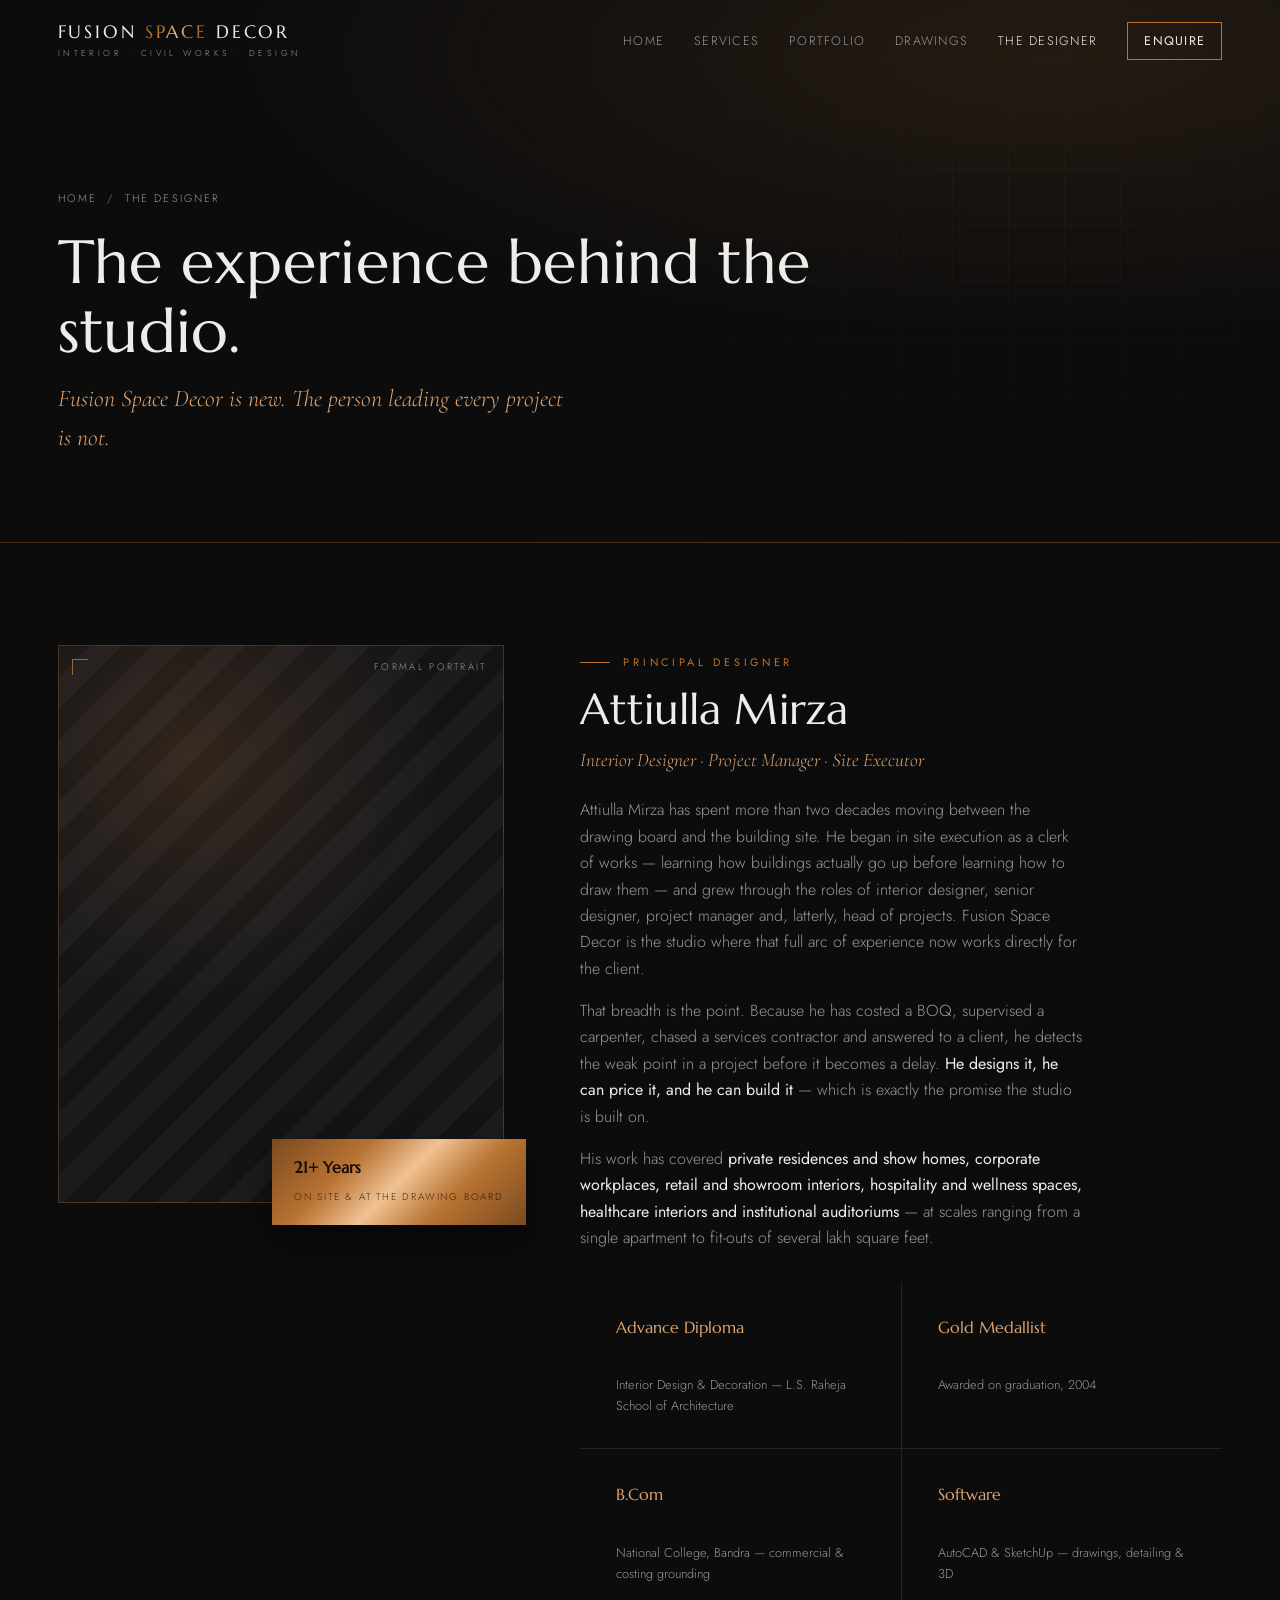
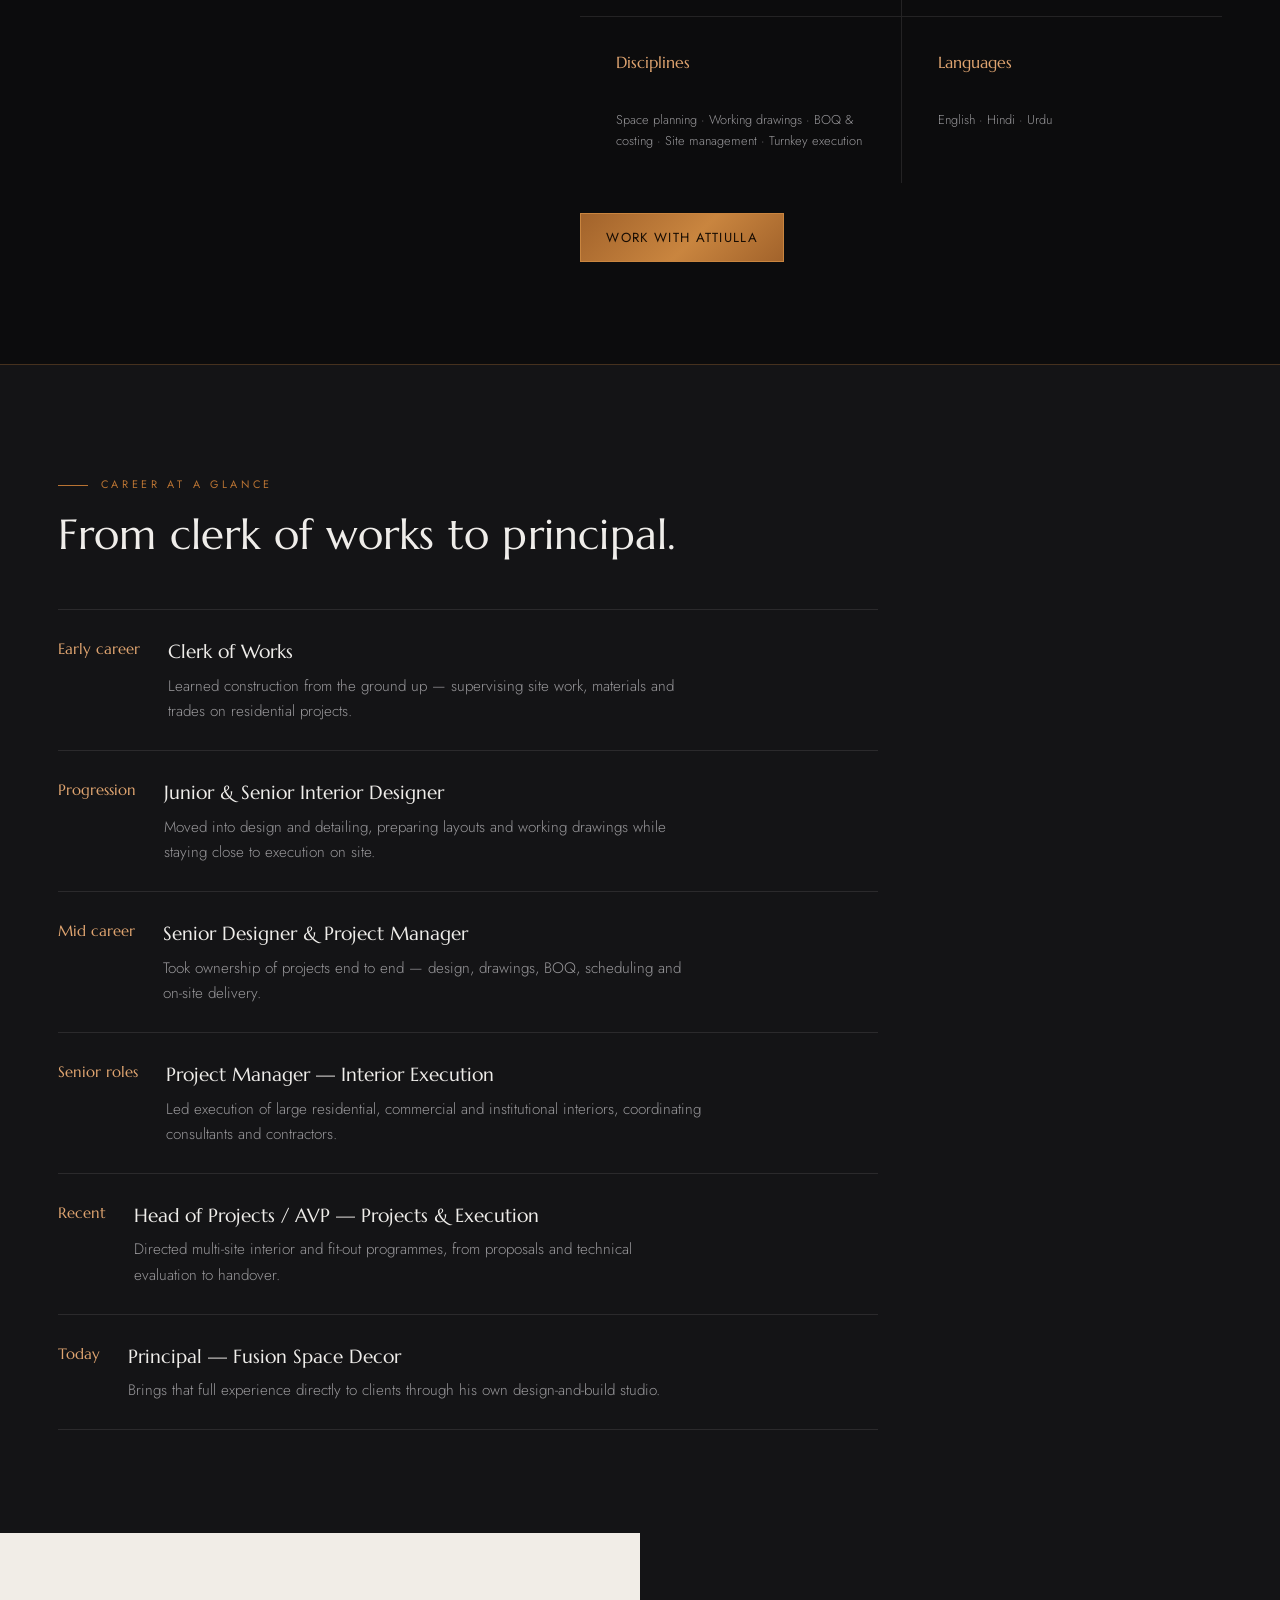
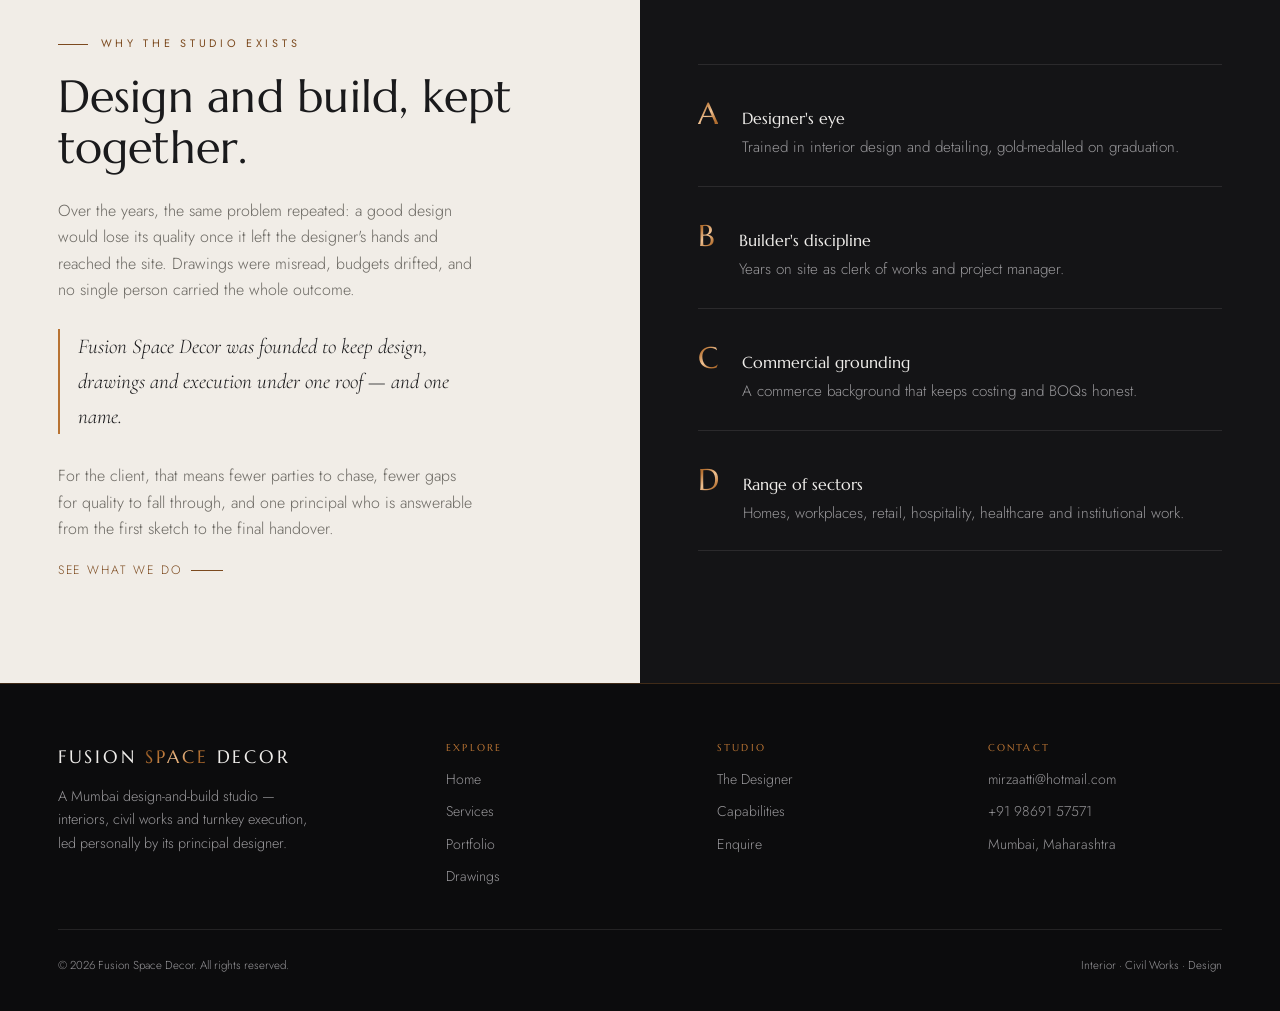
<file: public/about.html>
<!DOCTYPE html>
<html lang="en">
<head>
<meta charset="UTF-8" />
<meta name="viewport" content="width=device-width, initial-scale=1.0" />
<title>The Designer — Attiulla Mirza | Fusion Space Decor</title>
<meta name="description" content="Attiulla Mirza — principal designer, project manager and site executor with over two decades across design, drawings and turnkey interior execution. The experience behind Fusion Space Decor." />
<link rel="preconnect" href="https://fonts.googleapis.com" />
<link rel="preconnect" href="https://fonts.gstatic.com" crossorigin />
<link href="https://fonts.googleapis.com/css2?family=Cormorant+Garamond:ital,wght@0,400;0,500;1,400&family=Jost:wght@200;300;400;500&family=Marcellus&display=swap" rel="stylesheet" />
<style>
/* ============================================================
   FUSION SPACE DECOR — shared design system
   Finish: black · silver · copper   |   Split dark / light panels
   Used by every page. Fonts loaded per-page in <head>.
   ============================================================ */

:root{
  --black:#0C0C0D; --coal:#141416; --coal-2:#1C1C1F;
  --bone:#F1EDE7; --bone-2:#E5E0D8; --ash:#D6D0C7;
  --on-dark:#EFEDEA; --on-light:#1A1A1C;
  --mute-dark:#98979A; --mute-light:#6B6862;
  --copper:#B87333; --copper-lt:#DFA470; --copper-dp:#7C4A1F;
  --silver:#B9BDC2; --silver-lt:#E4E7EA;
  --copper-sheen:linear-gradient(135deg,#7C4A1F 0%,#B87333 30%,#F0C293 50%,#B87333 70%,#7C4A1F 100%);
  --silver-sheen:linear-gradient(135deg,#7E848B 0%,#B9BDC2 30%,#F2F4F6 50%,#B9BDC2 70%,#7E848B 100%);
  --line-d:rgba(184,115,51,.30); --line-d2:rgba(239,237,234,.10); --line-l:rgba(26,26,28,.14);
  --f-disp:'Marcellus',serif; --f-ital:'Cormorant Garamond',serif; --f-body:'Jost',system-ui,sans-serif;
  --maxw:1280px; --pad:clamp(20px,4.5vw,72px);
}
*{box-sizing:border-box;margin:0;padding:0}
html{scroll-behavior:smooth}
body{font-family:var(--f-body);font-weight:300;background:var(--black);color:var(--on-dark);line-height:1.65;-webkit-font-smoothing:antialiased;overflow-x:hidden}
a{color:inherit;text-decoration:none}
img{max-width:100%;display:block}
.wrap{max-width:var(--maxw);margin:0 auto}

/* ---------- shared type / bits ---------- */
.eyebrow{font-weight:400;font-size:.68rem;letter-spacing:.34em;text-transform:uppercase;display:inline-flex;align-items:center;gap:13px;color:var(--copper)}
.eyebrow::before{content:"";width:30px;height:1px;background:var(--copper)}
.eyebrow.on-light{color:var(--copper-dp)}
.eyebrow.on-light::before{background:var(--copper-dp)}
.eyebrow.center{justify-content:center}
h1,h2,h3,h4{font-family:var(--f-disp);font-weight:400;line-height:1.14;letter-spacing:.005em}
.ital{font-family:var(--f-ital);font-style:italic}
.lede{max-width:56ch;font-size:1.04rem}
.copper-text{background-image:var(--copper-sheen);-webkit-background-clip:text;background-clip:text;color:transparent}
.silver-text{background-image:var(--silver-sheen);-webkit-background-clip:text;background-clip:text;color:transparent}

.btn{display:inline-flex;align-items:center;gap:.6em;font-size:.82rem;font-weight:400;letter-spacing:.1em;text-transform:uppercase;padding:.95em 1.9em;border:1px solid var(--copper);color:var(--on-dark);background:transparent;cursor:pointer;transition:background .35s,color .35s}
.btn:hover{background:var(--copper);color:#150B03}
.btn--solid{background:linear-gradient(135deg,#A2632B,#C9853F 55%,#A2632B);border-color:#C9853F;color:#170C03}
.btn--solid:hover{background:linear-gradient(135deg,#C9853F,#E0A46B 55%,#C9853F)}
.btn--dark{border-color:var(--on-light);color:var(--on-light)}
.btn--dark:hover{background:var(--on-light);color:var(--bone)}
.arrow{display:inline-flex;align-items:center;gap:.7em;font-size:.76rem;letter-spacing:.16em;text-transform:uppercase;color:var(--copper)}
.arrow i{width:32px;height:1px;background:currentColor;transition:width .3s}
.arrow:hover i{width:50px}
.arrow.dp{color:var(--copper-dp)}

/* ---------- image placeholder frames ---------- */
.frame{position:relative;overflow:hidden;background:
   radial-gradient(90% 70% at 30% 20%,rgba(184,115,51,.18),transparent 62%),
   repeating-linear-gradient(135deg,var(--coal) 0 22px,var(--coal-2) 22px 44px);
   border:1px solid var(--line-d)}
.frame.light{background:
   radial-gradient(90% 70% at 30% 20%,rgba(184,115,51,.16),transparent 62%),
   repeating-linear-gradient(135deg,var(--bone-2) 0 22px,var(--ash) 22px 44px);
   border:1px solid var(--line-l)}
.frame::before,.frame::after{content:"";position:absolute;width:15px;height:15px;border:1px solid var(--copper);opacity:.85}
.frame::before{top:13px;left:13px;border-right:0;border-bottom:0}
.frame::after{bottom:13px;right:13px;border-left:0;border-top:0}
.frame .tag{position:absolute;top:14px;right:16px;font-size:.6rem;letter-spacing:.24em;text-transform:uppercase;color:var(--mute-dark)}
.frame.light .tag{color:var(--mute-light)}
.frame .cap{position:absolute;left:0;right:0;bottom:0;padding:16px 18px;background:linear-gradient(transparent,rgba(12,12,13,.86));font-size:.72rem;letter-spacing:.12em;text-transform:uppercase;color:var(--on-dark)}
.r45{aspect-ratio:4/5}.r11{aspect-ratio:1/1}.r34{aspect-ratio:3/4}.r43{aspect-ratio:4/3}.r169{aspect-ratio:16/10}

/* ---------- header ---------- */
header{position:fixed;inset:0 0 auto 0;z-index:60;transition:background .4s,border-color .4s,padding .4s;border-bottom:1px solid transparent}
header.scrolled{background:rgba(12,12,13,.92);backdrop-filter:blur(12px);border-bottom:1px solid var(--line-d)}
.navbar{display:flex;align-items:center;justify-content:space-between;padding:22px var(--pad);transition:padding .4s}
header.scrolled .navbar{padding:14px var(--pad)}
.brand{display:flex;flex-direction:column;line-height:1}
.brand .name{font-family:var(--f-disp);font-size:1.12rem;letter-spacing:.16em}
.brand .sub{font-size:.54rem;letter-spacing:.4em;text-transform:uppercase;color:var(--mute-dark);margin-top:7px}
nav.main{display:flex;align-items:center;gap:30px}
nav.main a{font-size:.78rem;letter-spacing:.1em;text-transform:uppercase;color:var(--mute-dark);transition:color .25s}
nav.main a:hover,nav.main a.here{color:var(--on-dark)}
nav.main .btn{padding:.62em 1.3em;color:var(--on-dark)}
.menu-btn{display:none;background:none;border:0;cursor:pointer;flex-direction:column;gap:5px}
.menu-btn span{width:25px;height:1.5px;background:var(--on-dark)}

/* ---------- page hero (interior pages) ---------- */
.pagehero{padding:clamp(130px,16vw,190px) var(--pad) clamp(50px,7vw,84px);position:relative;overflow:hidden;
  background:radial-gradient(110% 90% at 82% 10%,rgba(184,115,51,.14),transparent 58%),var(--black);border-bottom:1px solid var(--line-d)}
.pagehero::after{content:"";position:absolute;inset:0;opacity:.05;pointer-events:none;
  background-image:linear-gradient(var(--copper) 1px,transparent 1px),linear-gradient(90deg,var(--copper) 1px,transparent 1px);
  background-size:56px 56px;-webkit-mask-image:radial-gradient(60% 80% at 80% 40%,#000,transparent 72%);mask-image:radial-gradient(60% 80% at 80% 40%,#000,transparent 72%)}
.pagehero .wrap{position:relative;z-index:2}
.crumb{font-size:.68rem;letter-spacing:.2em;text-transform:uppercase;color:var(--mute-dark);margin-bottom:20px}
.crumb a:hover{color:var(--on-dark)}
.crumb .sep{color:var(--copper);margin:0 10px}
.pagehero h1{font-size:clamp(2.3rem,5vw,3.8rem);max-width:18ch}
.pagehero .sub{font-family:var(--f-ital);font-style:italic;font-size:clamp(1.15rem,2.2vw,1.5rem);color:var(--copper-lt);margin-top:.5em;max-width:52ch}

/* ---------- HERO split (home) ---------- */
.hero{display:grid;grid-template-columns:1.02fr .98fr;min-height:100svh}
.hero__dark{background:radial-gradient(110% 80% at 20% 15%,rgba(184,115,51,.14),transparent 60%),var(--black);display:flex;flex-direction:column;justify-content:center;padding:150px var(--pad) 64px;position:relative}
.hero__dark::after{content:"";position:absolute;top:0;right:0;bottom:0;width:1px;background:linear-gradient(transparent,var(--copper),transparent)}
.hero__dark h1{font-size:clamp(2.5rem,4.6vw,4.2rem);max-width:15ch;margin:.42em 0 .5em}
.hero__dark h1 .ital{color:var(--copper-lt)}
.hero__dark p{color:var(--mute-dark);max-width:44ch;font-size:1.06rem;margin-bottom:2.2em}
.hero-cta{display:flex;gap:14px;flex-wrap:wrap}
.hero__disc{margin-top:auto;padding-top:40px;display:flex;gap:26px;flex-wrap:wrap}
.hero__disc span{font-size:.68rem;letter-spacing:.2em;text-transform:uppercase;color:var(--mute-dark)}
.hero__disc span::before{content:"—";color:var(--copper);margin-right:9px}
.hero__light{background:var(--bone);color:var(--on-light);display:flex;flex-direction:column;justify-content:center;padding:150px var(--pad) 64px;position:relative}
.hero__light .stack{position:relative;max-width:460px;margin:0 auto;width:100%}
.hero__light .frame{aspect-ratio:4/5}
.hero__light .float{position:absolute;left:-34px;bottom:-30px;width:52%;aspect-ratio:1/1;box-shadow:0 24px 50px rgba(0,0,0,.22)}
.hero__light .cap{position:static;background:none;color:var(--mute-light);padding:0;margin-top:26px;font-size:.72rem;letter-spacing:.2em;text-transform:uppercase}

/* ---------- marquee strip ---------- */
.strip{background:var(--coal);border-block:1px solid var(--line-d);padding:18px 0;overflow:hidden}
.strip .track{display:flex;gap:56px;width:max-content;white-space:nowrap;animation:slide 34s linear infinite}
.strip span{font-family:var(--f-disp);font-size:1.02rem;letter-spacing:.14em;color:var(--mute-dark)}
.strip span::after{content:"◆";margin-left:56px;color:var(--copper);font-size:.62rem;vertical-align:middle}
@keyframes slide{to{transform:translateX(-50%)}}
.strip:hover .track{animation-play-state:paused}

/* ---------- capability grid (home) ---------- */
.can{background:var(--bone);color:var(--on-light);padding:clamp(72px,9vw,128px) var(--pad)}
.can__head{display:grid;grid-template-columns:1fr 1fr;gap:40px;align-items:end;margin-bottom:clamp(40px,5vw,68px)}
.can__head h2{font-size:clamp(1.9rem,3.8vw,3rem);margin-top:.4em;max-width:16ch}
.can__head p{color:var(--mute-light);max-width:48ch}
.cap-grid{display:grid;grid-template-columns:repeat(3,1fr);gap:1px;background:var(--line-l)}
.cap{background:var(--bone);padding:38px 30px 34px;min-height:250px;display:flex;flex-direction:column;transition:background .4s}
.cap:hover{background:var(--bone-2)}
.cap .no{font-family:var(--f-disp);font-size:.82rem;letter-spacing:.2em;color:var(--copper-dp)}
.cap h3{font-size:1.32rem;margin:auto 0 .45em}
.cap p{color:var(--mute-light);font-size:.94rem}

/* ---------- pinterest showcase ---------- */
.showcase{background:var(--black);padding:clamp(72px,9vw,120px) 0;position:relative;overflow:hidden}
.showcase .lead{padding:0 var(--pad);margin-bottom:clamp(34px,4vw,56px);display:grid;grid-template-columns:1fr 1fr;gap:32px;align-items:end}
.showcase h2{font-size:clamp(1.9rem,3.8vw,3rem);margin-top:.4em}
.showcase .lead p{color:var(--mute-dark);max-width:46ch}
.pin{display:grid;grid-template-columns:repeat(4,1fr);gap:16px;height:clamp(440px,58vw,660px);padding:0 var(--pad);
  -webkit-mask-image:linear-gradient(180deg,transparent,#000 9%,#000 91%,transparent);mask-image:linear-gradient(180deg,transparent,#000 9%,#000 91%,transparent)}
.pin__col{display:flex;flex-direction:column;gap:16px;animation:up 44s linear infinite;will-change:transform}
.pin__col.b{animation:down 52s linear infinite}
.pin__col.c{animation-duration:38s}
.pin__col.d{animation:down 60s linear infinite}
@keyframes up{from{transform:translateY(0)}to{transform:translateY(-50%)}}
@keyframes down{from{transform:translateY(-50%)}to{transform:translateY(0)}}
.showcase:hover .pin__col{animation-play-state:paused}
.pin__col .frame{flex:none}

/* ---------- split about band ---------- */
.about{display:grid;grid-template-columns:1fr 1fr;min-height:520px}
.about__l{background:var(--bone);color:var(--on-light);padding:clamp(60px,8vw,110px) var(--pad);display:flex;flex-direction:column;justify-content:center}
.about__l h2{font-size:clamp(1.85rem,3.6vw,2.8rem);margin:.4em 0 .55em;max-width:15ch}
.about__l p{color:var(--mute-light);max-width:46ch;margin-bottom:1.1em}
.about__l .pull{font-family:var(--f-ital);font-style:italic;font-size:1.32rem;color:var(--on-light);border-left:2px solid var(--copper);padding-left:18px;margin:.4em 0 1.4em}
.about__r{background:var(--coal);padding:clamp(60px,8vw,110px) var(--pad);display:flex;flex-direction:column;justify-content:center;gap:2px}
.fact{border-top:1px solid var(--line-d2);padding:24px 0;display:grid;grid-template-columns:auto 1fr;gap:24px;align-items:baseline}
.fact:last-child{border-bottom:1px solid var(--line-d2)}
.fact .k{font-family:var(--f-disp);font-size:1.9rem}
.fact .t{font-size:.95rem;color:var(--mute-dark)}
.fact .t b{display:block;color:var(--on-dark);font-weight:400;font-size:1.02rem;font-family:var(--f-disp);margin-bottom:2px}

/* ---------- process timeline ---------- */
.process{background:var(--coal);border-block:1px solid var(--line-d);padding:clamp(72px,9vw,120px) var(--pad)}
.process__head{text-align:center;margin-bottom:clamp(40px,5vw,66px)}
.process__head h2{font-size:clamp(1.9rem,3.8vw,2.9rem);margin-top:.4em}
.process__head p{color:var(--mute-dark);max-width:54ch;margin:.7em auto 0}
.steps{display:grid;grid-template-columns:repeat(5,1fr);gap:1px;background:var(--line-d2);counter-reset:s}
.step{background:var(--coal);padding:30px 22px;position:relative}
.step .n{font-family:var(--f-disp);font-size:2.1rem;line-height:1}
.step h3{font-size:1.12rem;margin:14px 0 10px}
.step p{color:var(--mute-dark);font-size:.9rem}
.step .ph{font-size:.6rem;letter-spacing:.2em;text-transform:uppercase;color:var(--copper);margin-top:14px;display:block}

/* ---------- services page: full scope pillars ---------- */
.scope{background:var(--black);padding:clamp(64px,8vw,110px) var(--pad)}
.pillar{padding:34px 0;border-top:1px solid var(--line-d2);display:grid;grid-template-columns:.7fr 2.3fr;gap:clamp(20px,4vw,54px);align-items:start}
.pillar:last-child{border-bottom:1px solid var(--line-d2)}
.pillar .ph{position:sticky;top:120px}
.pillar .ph .no{font-family:var(--f-disp);font-size:.8rem;letter-spacing:.2em;color:var(--copper)}
.pillar .ph h3{font-size:clamp(1.3rem,2.4vw,1.8rem);margin-top:8px}
.chips{display:flex;flex-wrap:wrap;gap:9px}
.chip{font-size:.8rem;letter-spacing:.02em;color:var(--mute-dark);border:1px solid var(--line-d2);padding:.5em 1em;transition:border-color .3s,color .3s}
.chip:hover{border-color:var(--copper);color:var(--on-dark)}

/* ---------- designer profile (about page) ---------- */
.profile{background:var(--black);padding:clamp(64px,8vw,110px) var(--pad)}
.profile .wrap{display:grid;grid-template-columns:.82fr 1.18fr;gap:clamp(30px,6vw,84px);align-items:start}
.portrait{position:relative}
.portrait .frame{aspect-ratio:4/5}
.portrait .plate{position:absolute;right:-22px;bottom:-22px;background:var(--copper-sheen);color:#1B0C02;padding:16px 22px;box-shadow:0 16px 36px rgba(0,0,0,.5)}
.portrait .plate b{display:block;font-family:var(--f-disp);font-size:1.02rem}
.portrait .plate span{font-size:.62rem;letter-spacing:.18em;text-transform:uppercase;opacity:.78}
.profile h2{font-size:clamp(1.9rem,3.8vw,2.7rem);margin:.3em 0 .25em}
.profile .role{font-family:var(--f-ital);font-style:italic;font-size:1.2rem;color:var(--copper-lt);margin-bottom:1.1em}
.profile p{color:var(--mute-dark);max-width:56ch;margin-bottom:1em}
.profile p b{color:var(--on-dark);font-weight:400}
.cv{display:grid;grid-template-columns:repeat(2,1fr);gap:1px;background:var(--line-d2);margin:30px 0}
.cv div{background:var(--black);padding:16px 18px}
.cv .k{font-family:var(--f-disp);font-size:1rem;color:var(--copper-lt)}
.cv .v{font-size:.8rem;color:var(--mute-dark);margin-top:2px}

/* experience timeline */
.exp{background:var(--coal);border-top:1px solid var(--line-d);padding:clamp(64px,8vw,110px) var(--pad)}
.exp__head{margin-bottom:clamp(34px,4vw,54px)}
.exp__head h2{font-size:clamp(1.8rem,3.4vw,2.6rem);margin-top:.4em}
.tl{max-width:820px}
.tl .row{display:grid;grid-template-columns:auto 1fr;gap:28px;padding:26px 0;border-top:1px solid var(--line-d2)}
.tl .row:last-child{border-bottom:1px solid var(--line-d2)}
.tl .yr{font-family:var(--f-disp);color:var(--copper-lt);font-size:.95rem;white-space:nowrap}
.tl .role{font-family:var(--f-disp);font-size:1.2rem}
.tl .role + p{color:var(--mute-dark);margin-top:6px;font-size:.95rem;max-width:60ch}

/* ---------- gallery grid (portfolio) ---------- */
.gal{background:var(--black);padding:clamp(56px,7vw,96px) var(--pad)}
.gal .filters{display:flex;flex-wrap:wrap;gap:10px;margin-bottom:34px}
.gal .filters .chip.on{border-color:var(--copper);color:var(--on-dark)}
.grid-gal{display:grid;grid-template-columns:repeat(12,1fr);gap:16px}
.grid-gal .frame{grid-column:span 4}
.grid-gal .frame.big{grid-column:span 6}
.grid-gal .frame.sq{grid-column:span 4;aspect-ratio:1/1}

/* ---------- sketches grid (square boxes) ---------- */
.sketch-sec{background:var(--bone-2);color:var(--on-light);padding:clamp(56px,7vw,100px) var(--pad)}
.sketch-note{max-width:60ch;color:var(--mute-light);margin-bottom:clamp(30px,4vw,48px)}
.sq-grid{display:grid;grid-template-columns:repeat(auto-fill,minmax(230px,1fr));gap:18px}
.sq{position:relative;aspect-ratio:1/1;background:#FBFAF7;border:1px solid var(--line-l);overflow:hidden;
  background-image:linear-gradient(rgba(30,60,90,.07) 1px,transparent 1px),linear-gradient(90deg,rgba(30,60,90,.07) 1px,transparent 1px);background-size:24px 24px}
.sq .rule{position:absolute;inset:12px;border:1px solid rgba(30,60,90,.20)}
.sq .lbl{position:absolute;left:20px;top:20px;font-size:.6rem;letter-spacing:.2em;text-transform:uppercase;color:#41586E}
.sq .block{position:absolute;right:12px;bottom:12px;background:#fff;border:1px solid rgba(30,60,90,.28);padding:7px 11px;font-size:.56rem;letter-spacing:.14em;text-transform:uppercase;color:#41586E}
.sq .block b{display:block;font-family:var(--f-disp);font-size:.72rem;letter-spacing:.08em;color:var(--on-light)}

/* ---------- sectors ---------- */
.sectors{background:var(--coal);border-block:1px solid var(--line-d);padding:clamp(56px,7vw,90px) var(--pad)}
.sectors .head{text-align:center}
.sectors .grid{display:grid;grid-template-columns:repeat(6,1fr);gap:1px;background:var(--line-d2);margin-top:34px}
.sec{background:var(--coal);padding:26px 16px;text-align:center;transition:background .35s}
.sec:hover{background:var(--coal-2)}
.sec .i{font-size:.66rem;letter-spacing:.2em;color:var(--copper)}
.sec .n{font-family:var(--f-disp);font-size:1rem;margin-top:9px}

/* ---------- contact split ---------- */
.contact{display:grid;grid-template-columns:1fr 1fr}
.contact__l{background:var(--bone);color:var(--on-light);padding:clamp(64px,8vw,120px) var(--pad);display:flex;flex-direction:column;justify-content:center}
.contact__l h2{font-size:clamp(2rem,4.2vw,3.1rem);margin:.35em 0 .35em}
.contact__l h2 .ital{color:var(--copper-dp)}
.contact__l p{color:var(--mute-light);max-width:42ch}
.detail{margin-top:24px}
.detail .k{font-size:.64rem;letter-spacing:.22em;text-transform:uppercase;color:var(--copper-dp)}
.detail .v{font-size:1.08rem;margin-top:3px}
.contact__r{background:var(--coal);padding:clamp(64px,8vw,120px) var(--pad);display:flex;flex-direction:column;justify-content:center}
form.enq{display:flex;flex-direction:column;gap:14px;max-width:460px;width:100%}
form.enq .fh{font-family:var(--f-disp);font-size:1.15rem;color:var(--copper-lt);margin-bottom:4px}
form.enq input,form.enq select,form.enq textarea{background:var(--black);border:1px solid var(--line-d2);color:var(--on-dark);padding:14px 15px;font-family:var(--f-body);font-weight:300;font-size:.95rem}
form.enq input:focus,form.enq select:focus,form.enq textarea:focus{outline:0;border-color:var(--copper)}
form.enq textarea{resize:vertical;min-height:108px}

/* ---------- footer ---------- */
footer{background:var(--black);padding:58px var(--pad) 36px;border-top:1px solid var(--line-d)}
footer .grid{display:grid;grid-template-columns:1.5fr 1fr 1fr 1fr;gap:36px;padding-bottom:32px;border-bottom:1px solid var(--line-d2)}
footer .name{font-family:var(--f-disp);font-size:1.14rem;letter-spacing:.16em}
footer .blurb{color:var(--mute-dark);font-size:.9rem;margin-top:13px;max-width:32ch}
footer h4{font-size:.63rem;letter-spacing:.22em;text-transform:uppercase;color:var(--copper);margin-bottom:15px}
footer a,footer .li{display:block;color:var(--mute-dark);font-size:.88rem;margin-bottom:9px}
footer a:hover{color:var(--on-dark)}
footer .fine{margin-top:26px;display:flex;justify-content:space-between;flex-wrap:wrap;gap:10px;font-size:.72rem;color:var(--mute-dark)}

/* ---------- reveal ---------- */
.fade{opacity:0;transform:translateY(22px);transition:opacity .9s ease,transform .9s ease}
.fade.in{opacity:1;transform:none}

/* ---------- responsive ---------- */
@media(max-width:1080px){
  .cap-grid{grid-template-columns:repeat(2,1fr)}
  .steps{grid-template-columns:repeat(2,1fr)}
  .sectors .grid{grid-template-columns:repeat(3,1fr)}
  .pin{grid-template-columns:repeat(3,1fr)} .pin__col.d{display:none}
  .grid-gal .frame,.grid-gal .frame.big,.grid-gal .frame.sq{grid-column:span 6}
  footer .grid{grid-template-columns:1fr 1fr}
}
@media(max-width:860px){
  .hero{grid-template-columns:1fr}
  .hero__dark{padding-top:130px;min-height:auto}.hero__dark::after{display:none}
  .hero__light{padding-top:60px}.hero__light .float{left:0}
  .can__head,.showcase .lead,.about,.contact,.profile .wrap,.pillar{grid-template-columns:1fr}
  .pillar .ph{position:static}
  .cv{grid-template-columns:1fr}
  .pin{grid-template-columns:repeat(2,1fr);height:420px} .pin__col.c{display:none}
  .portrait .plate{right:14px}
  .tl .row{grid-template-columns:1fr;gap:6px}
  nav.main{position:fixed;inset:0 0 0 auto;width:min(80vw,320px);background:var(--coal);flex-direction:column;justify-content:center;align-items:flex-start;padding:40px;gap:24px;transform:translateX(100%);transition:transform .4s;border-left:1px solid var(--line-d);z-index:70}
  nav.main.open{transform:none}
  nav.main a{font-size:1.02rem}
  .menu-btn{display:flex}
}
@media(max-width:560px){
  .cap-grid,.steps{grid-template-columns:1fr}
  .sectors .grid{grid-template-columns:repeat(2,1fr)}
  footer .grid{grid-template-columns:1fr}
}
@media(prefers-reduced-motion:reduce){
  *{animation:none!important;transition:none!important;scroll-behavior:auto!important}
  .fade{opacity:1;transform:none}
}

</style>
</head>
<body id="top">

<header id="header">
  <div class="navbar">
    <a class="brand" href="index.html">
      <span class="name">FUSION <span class="copper-text">SPACE</span> DECOR</span>
      <span class="sub">Interior · Civil Works · Design</span>
    </a>
    <button class="menu-btn" id="menuBtn" aria-label="Open menu" aria-expanded="false"><span></span><span></span><span></span></button>
    <nav class="main" id="nav">
      <a href="index.html">Home</a>
      <a href="services.html">Services</a>
      <a href="portfolio.html">Portfolio</a>
      <a href="sketches.html">Drawings</a>
      <a href="about.html" class="here">The Designer</a>
      <a class="btn" href="contact.html">Enquire</a>
    </nav>
  </div>
</header>

<section class="pagehero">
  <div class="wrap">
    <div class="crumb"><a href="index.html">Home</a><span class="sep">/</span>The Designer</div>
    <h1>The experience behind the studio.</h1>
    <p class="sub">Fusion Space Decor is new. The person leading every project is not.</p>
  </div>
</section>

<!-- PROFILE -->
<section class="profile">
  <div class="wrap">
    <div class="portrait fade">
      <div class="frame r45"><span class="tag">Formal Portrait</span></div>
      <div class="plate"><b>21+ Years</b><span>On site &amp; at the drawing board</span></div>
    </div>
    <div class="fade">
      <span class="eyebrow">Principal designer</span>
      <h2>Attiulla Mirza</h2>
      <p class="role">Interior Designer · Project Manager · Site Executor</p>
      <p>Attiulla Mirza has spent more than two decades moving between the drawing board and the building site. He began in site execution as a clerk of works — learning how buildings actually go up before learning how to draw them — and grew through the roles of interior designer, senior designer, project manager and, latterly, head of projects. Fusion Space Decor is the studio where that full arc of experience now works directly for the client.</p>
      <p>That breadth is the point. Because he has costed a BOQ, supervised a carpenter, chased a services contractor and answered to a client, he detects the weak point in a project before it becomes a delay. <b>He designs it, he can price it, and he can build it</b> — which is exactly the promise the studio is built on.</p>
      <p>His work has covered <b>private residences and show homes, corporate workplaces, retail and showroom interiors, hospitality and wellness spaces, healthcare interiors and institutional auditoriums</b> — at scales ranging from a single apartment to fit-outs of several lakh square feet.</p>

      <div class="cv">
        <div><div class="k">Advance Diploma</div><div class="v">Interior Design &amp; Decoration — L.S. Raheja School of Architecture</div></div>
        <div><div class="k">Gold Medallist</div><div class="v">Awarded on graduation, 2004</div></div>
        <div><div class="k">B.Com</div><div class="v">National College, Bandra — commercial &amp; costing grounding</div></div>
        <div><div class="k">Software</div><div class="v">AutoCAD &amp; SketchUp — drawings, detailing &amp; 3D</div></div>
        <div><div class="k">Disciplines</div><div class="v">Space planning · Working drawings · BOQ &amp; costing · Site management · Turnkey execution</div></div>
        <div><div class="k">Languages</div><div class="v">English · Hindi · Urdu</div></div>
      </div>

      <a class="btn btn--solid" href="contact.html">Work with Attiulla</a>
    </div>
  </div>
</section>

<!-- EXPERIENCE TIMELINE -->
<section class="exp">
  <div class="wrap">
    <div class="exp__head fade">
      <span class="eyebrow">Career at a glance</span>
      <h2>From clerk of works to principal.</h2>
    </div>
    <div class="tl">
      <div class="tl__rows">
        <div class="row fade"><div class="yr">Early career</div><div><div class="role">Clerk of Works</div><p>Learned construction from the ground up — supervising site work, materials and trades on residential projects.</p></div></div>
        <div class="row fade"><div class="yr">Progression</div><div><div class="role">Junior &amp; Senior Interior Designer</div><p>Moved into design and detailing, preparing layouts and working drawings while staying close to execution on site.</p></div></div>
        <div class="row fade"><div class="yr">Mid career</div><div><div class="role">Senior Designer &amp; Project Manager</div><p>Took ownership of projects end to end — design, drawings, BOQ, scheduling and on-site delivery.</p></div></div>
        <div class="row fade"><div class="yr">Senior roles</div><div><div class="role">Project Manager — Interior Execution</div><p>Led execution of large residential, commercial and institutional interiors, coordinating consultants and contractors.</p></div></div>
        <div class="row fade"><div class="yr">Recent</div><div><div class="role">Head of Projects / AVP — Projects &amp; Execution</div><p>Directed multi-site interior and fit-out programmes, from proposals and technical evaluation to handover.</p></div></div>
        <div class="row fade"><div class="yr">Today</div><div><div class="role">Principal — Fusion Space Decor</div><p>Brings that full experience directly to clients through his own design-and-build studio.</p></div></div>
      </div>
    </div>
  </div>
</section>

<!-- STUDIO NOTE -->
<section class="about">
  <div class="about__l">
    <span class="eyebrow on-light fade">Why the studio exists</span>
    <h2 class="fade">Design and build, kept together.</h2>
    <p class="fade">Over the years, the same problem repeated: a good design would lose its quality once it left the designer's hands and reached the site. Drawings were misread, budgets drifted, and no single person carried the whole outcome.</p>
    <p class="pull fade">Fusion Space Decor was founded to keep design, drawings and execution under one roof — and one name.</p>
    <p class="fade">For the client, that means fewer parties to chase, fewer gaps for quality to fall through, and one principal who is answerable from the first sketch to the final handover.</p>
    <a class="arrow dp fade" href="services.html">See what we do <i></i></a>
  </div>
  <div class="about__r">
    <div class="fact fade"><span class="k copper-text">A</span><span class="t"><b>Designer's eye</b>Trained in interior design and detailing, gold-medalled on graduation.</span></div>
    <div class="fact fade"><span class="k copper-text">B</span><span class="t"><b>Builder's discipline</b>Years on site as clerk of works and project manager.</span></div>
    <div class="fact fade"><span class="k copper-text">C</span><span class="t"><b>Commercial grounding</b>A commerce background that keeps costing and BOQs honest.</span></div>
    <div class="fact fade"><span class="k copper-text">D</span><span class="t"><b>Range of sectors</b>Homes, workplaces, retail, hospitality, healthcare and institutional work.</span></div>
  </div>
</section>

<footer>
  <div class="grid">
    <div><span class="name">FUSION <span class="copper-text">SPACE</span> DECOR</span><p class="blurb">A Mumbai design-and-build studio — interiors, civil works and turnkey execution, led personally by its principal designer.</p></div>
    <div><h4>Explore</h4><a href="index.html">Home</a><a href="services.html">Services</a><a href="portfolio.html">Portfolio</a><a href="sketches.html">Drawings</a></div>
    <div><h4>Studio</h4><a href="about.html">The Designer</a><a href="services.html">Capabilities</a><a href="contact.html">Enquire</a></div>
    <div><h4>Contact</h4><span class="li">mirzaatti@hotmail.com</span><span class="li">+91 98691 57571</span><span class="li">Mumbai, Maharashtra</span></div>
  </div>
  <div class="fine"><span>© <span id="yr"></span> Fusion Space Decor. All rights reserved.</span><span>Interior · Civil Works · Design</span></div>
</footer>

<script>
// Fusion Space Decor — shared behaviour for all pages
document.addEventListener('DOMContentLoaded', function () {
  var yr = document.getElementById('yr');
  if (yr) yr.textContent = new Date().getFullYear();

  var header = document.getElementById('header');
  if (header) {
    addEventListener('scroll', function () {
      header.classList.toggle('scrolled', scrollY > 40);
    }, { passive: true });
  }

  var nav = document.getElementById('nav'), mb = document.getElementById('menuBtn');
  if (nav && mb) {
    mb.addEventListener('click', function () {
      var open = nav.classList.toggle('open');
      mb.setAttribute('aria-expanded', open);
    });
    nav.querySelectorAll('a').forEach(function (a) {
      a.addEventListener('click', function () { nav.classList.remove('open'); });
    });
  }

  var io = new IntersectionObserver(function (entries) {
    entries.forEach(function (e) {
      if (e.isIntersecting) { e.target.classList.add('in'); io.unobserve(e.target); }
    });
  }, { threshold: 0.12 });
  document.querySelectorAll('.fade').forEach(function (f) { io.observe(f); });
});

</script>
</body>
</html>
</file>
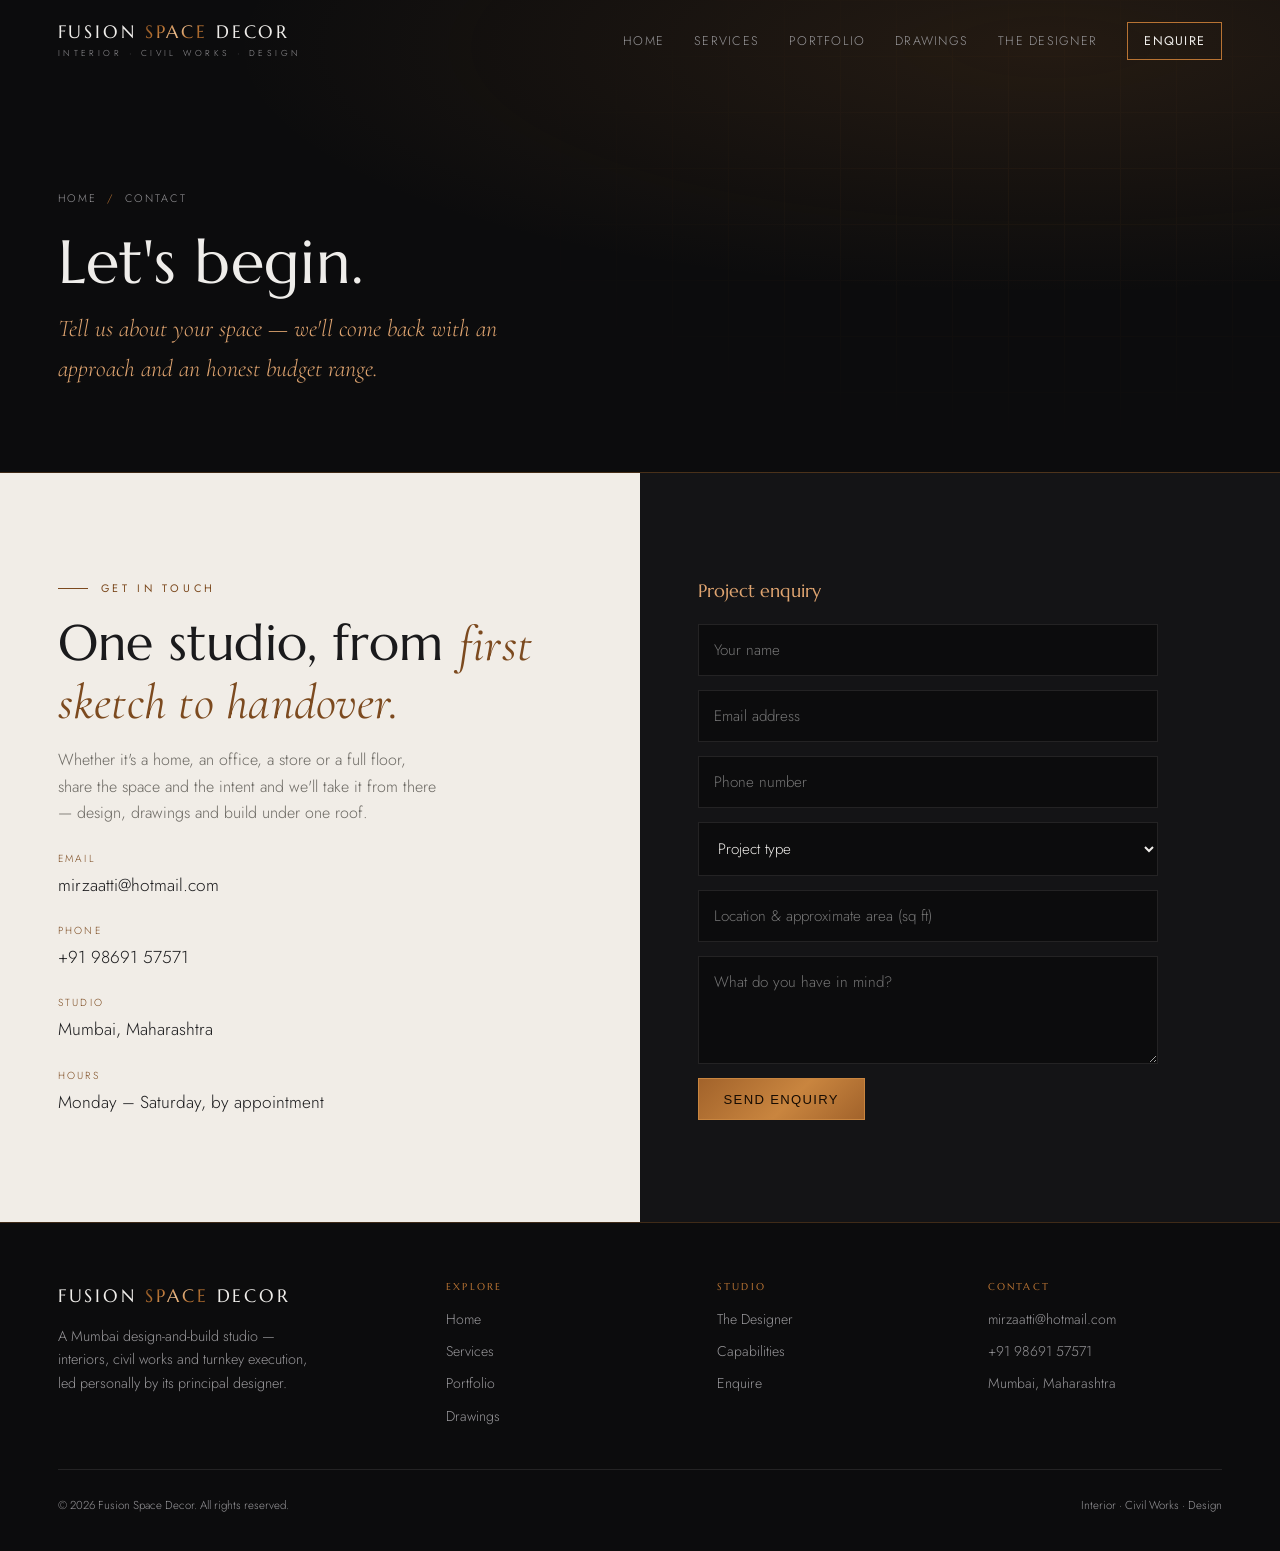
<file: public/contact.html>
<!DOCTYPE html>
<html lang="en">
<head>
<meta charset="UTF-8" />
<meta name="viewport" content="width=device-width, initial-scale=1.0" />
<title>Contact — Fusion Space Decor | Mumbai</title>
<meta name="description" content="Start a project with Fusion Space Decor. Interior design and build in Mumbai — residential, commercial, retail, hospitality and institutional." />
<link rel="preconnect" href="https://fonts.googleapis.com" />
<link rel="preconnect" href="https://fonts.gstatic.com" crossorigin />
<link href="https://fonts.googleapis.com/css2?family=Cormorant+Garamond:ital,wght@0,400;0,500;1,400&family=Jost:wght@200;300;400;500&family=Marcellus&display=swap" rel="stylesheet" />
<style>
/* ============================================================
   FUSION SPACE DECOR — shared design system
   Finish: black · silver · copper   |   Split dark / light panels
   Used by every page. Fonts loaded per-page in <head>.
   ============================================================ */

:root{
  --black:#0C0C0D; --coal:#141416; --coal-2:#1C1C1F;
  --bone:#F1EDE7; --bone-2:#E5E0D8; --ash:#D6D0C7;
  --on-dark:#EFEDEA; --on-light:#1A1A1C;
  --mute-dark:#98979A; --mute-light:#6B6862;
  --copper:#B87333; --copper-lt:#DFA470; --copper-dp:#7C4A1F;
  --silver:#B9BDC2; --silver-lt:#E4E7EA;
  --copper-sheen:linear-gradient(135deg,#7C4A1F 0%,#B87333 30%,#F0C293 50%,#B87333 70%,#7C4A1F 100%);
  --silver-sheen:linear-gradient(135deg,#7E848B 0%,#B9BDC2 30%,#F2F4F6 50%,#B9BDC2 70%,#7E848B 100%);
  --line-d:rgba(184,115,51,.30); --line-d2:rgba(239,237,234,.10); --line-l:rgba(26,26,28,.14);
  --f-disp:'Marcellus',serif; --f-ital:'Cormorant Garamond',serif; --f-body:'Jost',system-ui,sans-serif;
  --maxw:1280px; --pad:clamp(20px,4.5vw,72px);
}
*{box-sizing:border-box;margin:0;padding:0}
html{scroll-behavior:smooth}
body{font-family:var(--f-body);font-weight:300;background:var(--black);color:var(--on-dark);line-height:1.65;-webkit-font-smoothing:antialiased;overflow-x:hidden}
a{color:inherit;text-decoration:none}
img{max-width:100%;display:block}
.wrap{max-width:var(--maxw);margin:0 auto}

/* ---------- shared type / bits ---------- */
.eyebrow{font-weight:400;font-size:.68rem;letter-spacing:.34em;text-transform:uppercase;display:inline-flex;align-items:center;gap:13px;color:var(--copper)}
.eyebrow::before{content:"";width:30px;height:1px;background:var(--copper)}
.eyebrow.on-light{color:var(--copper-dp)}
.eyebrow.on-light::before{background:var(--copper-dp)}
.eyebrow.center{justify-content:center}
h1,h2,h3,h4{font-family:var(--f-disp);font-weight:400;line-height:1.14;letter-spacing:.005em}
.ital{font-family:var(--f-ital);font-style:italic}
.lede{max-width:56ch;font-size:1.04rem}
.copper-text{background-image:var(--copper-sheen);-webkit-background-clip:text;background-clip:text;color:transparent}
.silver-text{background-image:var(--silver-sheen);-webkit-background-clip:text;background-clip:text;color:transparent}

.btn{display:inline-flex;align-items:center;gap:.6em;font-size:.82rem;font-weight:400;letter-spacing:.1em;text-transform:uppercase;padding:.95em 1.9em;border:1px solid var(--copper);color:var(--on-dark);background:transparent;cursor:pointer;transition:background .35s,color .35s}
.btn:hover{background:var(--copper);color:#150B03}
.btn--solid{background:linear-gradient(135deg,#A2632B,#C9853F 55%,#A2632B);border-color:#C9853F;color:#170C03}
.btn--solid:hover{background:linear-gradient(135deg,#C9853F,#E0A46B 55%,#C9853F)}
.btn--dark{border-color:var(--on-light);color:var(--on-light)}
.btn--dark:hover{background:var(--on-light);color:var(--bone)}
.arrow{display:inline-flex;align-items:center;gap:.7em;font-size:.76rem;letter-spacing:.16em;text-transform:uppercase;color:var(--copper)}
.arrow i{width:32px;height:1px;background:currentColor;transition:width .3s}
.arrow:hover i{width:50px}
.arrow.dp{color:var(--copper-dp)}

/* ---------- image placeholder frames ---------- */
.frame{position:relative;overflow:hidden;background:
   radial-gradient(90% 70% at 30% 20%,rgba(184,115,51,.18),transparent 62%),
   repeating-linear-gradient(135deg,var(--coal) 0 22px,var(--coal-2) 22px 44px);
   border:1px solid var(--line-d)}
.frame.light{background:
   radial-gradient(90% 70% at 30% 20%,rgba(184,115,51,.16),transparent 62%),
   repeating-linear-gradient(135deg,var(--bone-2) 0 22px,var(--ash) 22px 44px);
   border:1px solid var(--line-l)}
.frame::before,.frame::after{content:"";position:absolute;width:15px;height:15px;border:1px solid var(--copper);opacity:.85}
.frame::before{top:13px;left:13px;border-right:0;border-bottom:0}
.frame::after{bottom:13px;right:13px;border-left:0;border-top:0}
.frame .tag{position:absolute;top:14px;right:16px;font-size:.6rem;letter-spacing:.24em;text-transform:uppercase;color:var(--mute-dark)}
.frame.light .tag{color:var(--mute-light)}
.frame .cap{position:absolute;left:0;right:0;bottom:0;padding:16px 18px;background:linear-gradient(transparent,rgba(12,12,13,.86));font-size:.72rem;letter-spacing:.12em;text-transform:uppercase;color:var(--on-dark)}
.r45{aspect-ratio:4/5}.r11{aspect-ratio:1/1}.r34{aspect-ratio:3/4}.r43{aspect-ratio:4/3}.r169{aspect-ratio:16/10}

/* ---------- header ---------- */
header{position:fixed;inset:0 0 auto 0;z-index:60;transition:background .4s,border-color .4s,padding .4s;border-bottom:1px solid transparent}
header.scrolled{background:rgba(12,12,13,.92);backdrop-filter:blur(12px);border-bottom:1px solid var(--line-d)}
.navbar{display:flex;align-items:center;justify-content:space-between;padding:22px var(--pad);transition:padding .4s}
header.scrolled .navbar{padding:14px var(--pad)}
.brand{display:flex;flex-direction:column;line-height:1}
.brand .name{font-family:var(--f-disp);font-size:1.12rem;letter-spacing:.16em}
.brand .sub{font-size:.54rem;letter-spacing:.4em;text-transform:uppercase;color:var(--mute-dark);margin-top:7px}
nav.main{display:flex;align-items:center;gap:30px}
nav.main a{font-size:.78rem;letter-spacing:.1em;text-transform:uppercase;color:var(--mute-dark);transition:color .25s}
nav.main a:hover,nav.main a.here{color:var(--on-dark)}
nav.main .btn{padding:.62em 1.3em;color:var(--on-dark)}
.menu-btn{display:none;background:none;border:0;cursor:pointer;flex-direction:column;gap:5px}
.menu-btn span{width:25px;height:1.5px;background:var(--on-dark)}

/* ---------- page hero (interior pages) ---------- */
.pagehero{padding:clamp(130px,16vw,190px) var(--pad) clamp(50px,7vw,84px);position:relative;overflow:hidden;
  background:radial-gradient(110% 90% at 82% 10%,rgba(184,115,51,.14),transparent 58%),var(--black);border-bottom:1px solid var(--line-d)}
.pagehero::after{content:"";position:absolute;inset:0;opacity:.05;pointer-events:none;
  background-image:linear-gradient(var(--copper) 1px,transparent 1px),linear-gradient(90deg,var(--copper) 1px,transparent 1px);
  background-size:56px 56px;-webkit-mask-image:radial-gradient(60% 80% at 80% 40%,#000,transparent 72%);mask-image:radial-gradient(60% 80% at 80% 40%,#000,transparent 72%)}
.pagehero .wrap{position:relative;z-index:2}
.crumb{font-size:.68rem;letter-spacing:.2em;text-transform:uppercase;color:var(--mute-dark);margin-bottom:20px}
.crumb a:hover{color:var(--on-dark)}
.crumb .sep{color:var(--copper);margin:0 10px}
.pagehero h1{font-size:clamp(2.3rem,5vw,3.8rem);max-width:18ch}
.pagehero .sub{font-family:var(--f-ital);font-style:italic;font-size:clamp(1.15rem,2.2vw,1.5rem);color:var(--copper-lt);margin-top:.5em;max-width:52ch}

/* ---------- HERO split (home) ---------- */
.hero{display:grid;grid-template-columns:1.02fr .98fr;min-height:100svh}
.hero__dark{background:radial-gradient(110% 80% at 20% 15%,rgba(184,115,51,.14),transparent 60%),var(--black);display:flex;flex-direction:column;justify-content:center;padding:150px var(--pad) 64px;position:relative}
.hero__dark::after{content:"";position:absolute;top:0;right:0;bottom:0;width:1px;background:linear-gradient(transparent,var(--copper),transparent)}
.hero__dark h1{font-size:clamp(2.5rem,4.6vw,4.2rem);max-width:15ch;margin:.42em 0 .5em}
.hero__dark h1 .ital{color:var(--copper-lt)}
.hero__dark p{color:var(--mute-dark);max-width:44ch;font-size:1.06rem;margin-bottom:2.2em}
.hero-cta{display:flex;gap:14px;flex-wrap:wrap}
.hero__disc{margin-top:auto;padding-top:40px;display:flex;gap:26px;flex-wrap:wrap}
.hero__disc span{font-size:.68rem;letter-spacing:.2em;text-transform:uppercase;color:var(--mute-dark)}
.hero__disc span::before{content:"—";color:var(--copper);margin-right:9px}
.hero__light{background:var(--bone);color:var(--on-light);display:flex;flex-direction:column;justify-content:center;padding:150px var(--pad) 64px;position:relative}
.hero__light .stack{position:relative;max-width:460px;margin:0 auto;width:100%}
.hero__light .frame{aspect-ratio:4/5}
.hero__light .float{position:absolute;left:-34px;bottom:-30px;width:52%;aspect-ratio:1/1;box-shadow:0 24px 50px rgba(0,0,0,.22)}
.hero__light .cap{position:static;background:none;color:var(--mute-light);padding:0;margin-top:26px;font-size:.72rem;letter-spacing:.2em;text-transform:uppercase}

/* ---------- marquee strip ---------- */
.strip{background:var(--coal);border-block:1px solid var(--line-d);padding:18px 0;overflow:hidden}
.strip .track{display:flex;gap:56px;width:max-content;white-space:nowrap;animation:slide 34s linear infinite}
.strip span{font-family:var(--f-disp);font-size:1.02rem;letter-spacing:.14em;color:var(--mute-dark)}
.strip span::after{content:"◆";margin-left:56px;color:var(--copper);font-size:.62rem;vertical-align:middle}
@keyframes slide{to{transform:translateX(-50%)}}
.strip:hover .track{animation-play-state:paused}

/* ---------- capability grid (home) ---------- */
.can{background:var(--bone);color:var(--on-light);padding:clamp(72px,9vw,128px) var(--pad)}
.can__head{display:grid;grid-template-columns:1fr 1fr;gap:40px;align-items:end;margin-bottom:clamp(40px,5vw,68px)}
.can__head h2{font-size:clamp(1.9rem,3.8vw,3rem);margin-top:.4em;max-width:16ch}
.can__head p{color:var(--mute-light);max-width:48ch}
.cap-grid{display:grid;grid-template-columns:repeat(3,1fr);gap:1px;background:var(--line-l)}
.cap{background:var(--bone);padding:38px 30px 34px;min-height:250px;display:flex;flex-direction:column;transition:background .4s}
.cap:hover{background:var(--bone-2)}
.cap .no{font-family:var(--f-disp);font-size:.82rem;letter-spacing:.2em;color:var(--copper-dp)}
.cap h3{font-size:1.32rem;margin:auto 0 .45em}
.cap p{color:var(--mute-light);font-size:.94rem}

/* ---------- pinterest showcase ---------- */
.showcase{background:var(--black);padding:clamp(72px,9vw,120px) 0;position:relative;overflow:hidden}
.showcase .lead{padding:0 var(--pad);margin-bottom:clamp(34px,4vw,56px);display:grid;grid-template-columns:1fr 1fr;gap:32px;align-items:end}
.showcase h2{font-size:clamp(1.9rem,3.8vw,3rem);margin-top:.4em}
.showcase .lead p{color:var(--mute-dark);max-width:46ch}
.pin{display:grid;grid-template-columns:repeat(4,1fr);gap:16px;height:clamp(440px,58vw,660px);padding:0 var(--pad);
  -webkit-mask-image:linear-gradient(180deg,transparent,#000 9%,#000 91%,transparent);mask-image:linear-gradient(180deg,transparent,#000 9%,#000 91%,transparent)}
.pin__col{display:flex;flex-direction:column;gap:16px;animation:up 44s linear infinite;will-change:transform}
.pin__col.b{animation:down 52s linear infinite}
.pin__col.c{animation-duration:38s}
.pin__col.d{animation:down 60s linear infinite}
@keyframes up{from{transform:translateY(0)}to{transform:translateY(-50%)}}
@keyframes down{from{transform:translateY(-50%)}to{transform:translateY(0)}}
.showcase:hover .pin__col{animation-play-state:paused}
.pin__col .frame{flex:none}

/* ---------- split about band ---------- */
.about{display:grid;grid-template-columns:1fr 1fr;min-height:520px}
.about__l{background:var(--bone);color:var(--on-light);padding:clamp(60px,8vw,110px) var(--pad);display:flex;flex-direction:column;justify-content:center}
.about__l h2{font-size:clamp(1.85rem,3.6vw,2.8rem);margin:.4em 0 .55em;max-width:15ch}
.about__l p{color:var(--mute-light);max-width:46ch;margin-bottom:1.1em}
.about__l .pull{font-family:var(--f-ital);font-style:italic;font-size:1.32rem;color:var(--on-light);border-left:2px solid var(--copper);padding-left:18px;margin:.4em 0 1.4em}
.about__r{background:var(--coal);padding:clamp(60px,8vw,110px) var(--pad);display:flex;flex-direction:column;justify-content:center;gap:2px}
.fact{border-top:1px solid var(--line-d2);padding:24px 0;display:grid;grid-template-columns:auto 1fr;gap:24px;align-items:baseline}
.fact:last-child{border-bottom:1px solid var(--line-d2)}
.fact .k{font-family:var(--f-disp);font-size:1.9rem}
.fact .t{font-size:.95rem;color:var(--mute-dark)}
.fact .t b{display:block;color:var(--on-dark);font-weight:400;font-size:1.02rem;font-family:var(--f-disp);margin-bottom:2px}

/* ---------- process timeline ---------- */
.process{background:var(--coal);border-block:1px solid var(--line-d);padding:clamp(72px,9vw,120px) var(--pad)}
.process__head{text-align:center;margin-bottom:clamp(40px,5vw,66px)}
.process__head h2{font-size:clamp(1.9rem,3.8vw,2.9rem);margin-top:.4em}
.process__head p{color:var(--mute-dark);max-width:54ch;margin:.7em auto 0}
.steps{display:grid;grid-template-columns:repeat(5,1fr);gap:1px;background:var(--line-d2);counter-reset:s}
.step{background:var(--coal);padding:30px 22px;position:relative}
.step .n{font-family:var(--f-disp);font-size:2.1rem;line-height:1}
.step h3{font-size:1.12rem;margin:14px 0 10px}
.step p{color:var(--mute-dark);font-size:.9rem}
.step .ph{font-size:.6rem;letter-spacing:.2em;text-transform:uppercase;color:var(--copper);margin-top:14px;display:block}

/* ---------- services page: full scope pillars ---------- */
.scope{background:var(--black);padding:clamp(64px,8vw,110px) var(--pad)}
.pillar{padding:34px 0;border-top:1px solid var(--line-d2);display:grid;grid-template-columns:.7fr 2.3fr;gap:clamp(20px,4vw,54px);align-items:start}
.pillar:last-child{border-bottom:1px solid var(--line-d2)}
.pillar .ph{position:sticky;top:120px}
.pillar .ph .no{font-family:var(--f-disp);font-size:.8rem;letter-spacing:.2em;color:var(--copper)}
.pillar .ph h3{font-size:clamp(1.3rem,2.4vw,1.8rem);margin-top:8px}
.chips{display:flex;flex-wrap:wrap;gap:9px}
.chip{font-size:.8rem;letter-spacing:.02em;color:var(--mute-dark);border:1px solid var(--line-d2);padding:.5em 1em;transition:border-color .3s,color .3s}
.chip:hover{border-color:var(--copper);color:var(--on-dark)}

/* ---------- designer profile (about page) ---------- */
.profile{background:var(--black);padding:clamp(64px,8vw,110px) var(--pad)}
.profile .wrap{display:grid;grid-template-columns:.82fr 1.18fr;gap:clamp(30px,6vw,84px);align-items:start}
.portrait{position:relative}
.portrait .frame{aspect-ratio:4/5}
.portrait .plate{position:absolute;right:-22px;bottom:-22px;background:var(--copper-sheen);color:#1B0C02;padding:16px 22px;box-shadow:0 16px 36px rgba(0,0,0,.5)}
.portrait .plate b{display:block;font-family:var(--f-disp);font-size:1.02rem}
.portrait .plate span{font-size:.62rem;letter-spacing:.18em;text-transform:uppercase;opacity:.78}
.profile h2{font-size:clamp(1.9rem,3.8vw,2.7rem);margin:.3em 0 .25em}
.profile .role{font-family:var(--f-ital);font-style:italic;font-size:1.2rem;color:var(--copper-lt);margin-bottom:1.1em}
.profile p{color:var(--mute-dark);max-width:56ch;margin-bottom:1em}
.profile p b{color:var(--on-dark);font-weight:400}
.cv{display:grid;grid-template-columns:repeat(2,1fr);gap:1px;background:var(--line-d2);margin:30px 0}
.cv div{background:var(--black);padding:16px 18px}
.cv .k{font-family:var(--f-disp);font-size:1rem;color:var(--copper-lt)}
.cv .v{font-size:.8rem;color:var(--mute-dark);margin-top:2px}

/* experience timeline */
.exp{background:var(--coal);border-top:1px solid var(--line-d);padding:clamp(64px,8vw,110px) var(--pad)}
.exp__head{margin-bottom:clamp(34px,4vw,54px)}
.exp__head h2{font-size:clamp(1.8rem,3.4vw,2.6rem);margin-top:.4em}
.tl{max-width:820px}
.tl .row{display:grid;grid-template-columns:auto 1fr;gap:28px;padding:26px 0;border-top:1px solid var(--line-d2)}
.tl .row:last-child{border-bottom:1px solid var(--line-d2)}
.tl .yr{font-family:var(--f-disp);color:var(--copper-lt);font-size:.95rem;white-space:nowrap}
.tl .role{font-family:var(--f-disp);font-size:1.2rem}
.tl .role + p{color:var(--mute-dark);margin-top:6px;font-size:.95rem;max-width:60ch}

/* ---------- gallery grid (portfolio) ---------- */
.gal{background:var(--black);padding:clamp(56px,7vw,96px) var(--pad)}
.gal .filters{display:flex;flex-wrap:wrap;gap:10px;margin-bottom:34px}
.gal .filters .chip.on{border-color:var(--copper);color:var(--on-dark)}
.grid-gal{display:grid;grid-template-columns:repeat(12,1fr);gap:16px}
.grid-gal .frame{grid-column:span 4}
.grid-gal .frame.big{grid-column:span 6}
.grid-gal .frame.sq{grid-column:span 4;aspect-ratio:1/1}

/* ---------- sketches grid (square boxes) ---------- */
.sketch-sec{background:var(--bone-2);color:var(--on-light);padding:clamp(56px,7vw,100px) var(--pad)}
.sketch-note{max-width:60ch;color:var(--mute-light);margin-bottom:clamp(30px,4vw,48px)}
.sq-grid{display:grid;grid-template-columns:repeat(auto-fill,minmax(230px,1fr));gap:18px}
.sq{position:relative;aspect-ratio:1/1;background:#FBFAF7;border:1px solid var(--line-l);overflow:hidden;
  background-image:linear-gradient(rgba(30,60,90,.07) 1px,transparent 1px),linear-gradient(90deg,rgba(30,60,90,.07) 1px,transparent 1px);background-size:24px 24px}
.sq .rule{position:absolute;inset:12px;border:1px solid rgba(30,60,90,.20)}
.sq .lbl{position:absolute;left:20px;top:20px;font-size:.6rem;letter-spacing:.2em;text-transform:uppercase;color:#41586E}
.sq .block{position:absolute;right:12px;bottom:12px;background:#fff;border:1px solid rgba(30,60,90,.28);padding:7px 11px;font-size:.56rem;letter-spacing:.14em;text-transform:uppercase;color:#41586E}
.sq .block b{display:block;font-family:var(--f-disp);font-size:.72rem;letter-spacing:.08em;color:var(--on-light)}

/* ---------- sectors ---------- */
.sectors{background:var(--coal);border-block:1px solid var(--line-d);padding:clamp(56px,7vw,90px) var(--pad)}
.sectors .head{text-align:center}
.sectors .grid{display:grid;grid-template-columns:repeat(6,1fr);gap:1px;background:var(--line-d2);margin-top:34px}
.sec{background:var(--coal);padding:26px 16px;text-align:center;transition:background .35s}
.sec:hover{background:var(--coal-2)}
.sec .i{font-size:.66rem;letter-spacing:.2em;color:var(--copper)}
.sec .n{font-family:var(--f-disp);font-size:1rem;margin-top:9px}

/* ---------- contact split ---------- */
.contact{display:grid;grid-template-columns:1fr 1fr}
.contact__l{background:var(--bone);color:var(--on-light);padding:clamp(64px,8vw,120px) var(--pad);display:flex;flex-direction:column;justify-content:center}
.contact__l h2{font-size:clamp(2rem,4.2vw,3.1rem);margin:.35em 0 .35em}
.contact__l h2 .ital{color:var(--copper-dp)}
.contact__l p{color:var(--mute-light);max-width:42ch}
.detail{margin-top:24px}
.detail .k{font-size:.64rem;letter-spacing:.22em;text-transform:uppercase;color:var(--copper-dp)}
.detail .v{font-size:1.08rem;margin-top:3px}
.contact__r{background:var(--coal);padding:clamp(64px,8vw,120px) var(--pad);display:flex;flex-direction:column;justify-content:center}
form.enq{display:flex;flex-direction:column;gap:14px;max-width:460px;width:100%}
form.enq .fh{font-family:var(--f-disp);font-size:1.15rem;color:var(--copper-lt);margin-bottom:4px}
form.enq input,form.enq select,form.enq textarea{background:var(--black);border:1px solid var(--line-d2);color:var(--on-dark);padding:14px 15px;font-family:var(--f-body);font-weight:300;font-size:.95rem}
form.enq input:focus,form.enq select:focus,form.enq textarea:focus{outline:0;border-color:var(--copper)}
form.enq textarea{resize:vertical;min-height:108px}

/* ---------- footer ---------- */
footer{background:var(--black);padding:58px var(--pad) 36px;border-top:1px solid var(--line-d)}
footer .grid{display:grid;grid-template-columns:1.5fr 1fr 1fr 1fr;gap:36px;padding-bottom:32px;border-bottom:1px solid var(--line-d2)}
footer .name{font-family:var(--f-disp);font-size:1.14rem;letter-spacing:.16em}
footer .blurb{color:var(--mute-dark);font-size:.9rem;margin-top:13px;max-width:32ch}
footer h4{font-size:.63rem;letter-spacing:.22em;text-transform:uppercase;color:var(--copper);margin-bottom:15px}
footer a,footer .li{display:block;color:var(--mute-dark);font-size:.88rem;margin-bottom:9px}
footer a:hover{color:var(--on-dark)}
footer .fine{margin-top:26px;display:flex;justify-content:space-between;flex-wrap:wrap;gap:10px;font-size:.72rem;color:var(--mute-dark)}

/* ---------- reveal ---------- */
.fade{opacity:0;transform:translateY(22px);transition:opacity .9s ease,transform .9s ease}
.fade.in{opacity:1;transform:none}

/* ---------- responsive ---------- */
@media(max-width:1080px){
  .cap-grid{grid-template-columns:repeat(2,1fr)}
  .steps{grid-template-columns:repeat(2,1fr)}
  .sectors .grid{grid-template-columns:repeat(3,1fr)}
  .pin{grid-template-columns:repeat(3,1fr)} .pin__col.d{display:none}
  .grid-gal .frame,.grid-gal .frame.big,.grid-gal .frame.sq{grid-column:span 6}
  footer .grid{grid-template-columns:1fr 1fr}
}
@media(max-width:860px){
  .hero{grid-template-columns:1fr}
  .hero__dark{padding-top:130px;min-height:auto}.hero__dark::after{display:none}
  .hero__light{padding-top:60px}.hero__light .float{left:0}
  .can__head,.showcase .lead,.about,.contact,.profile .wrap,.pillar{grid-template-columns:1fr}
  .pillar .ph{position:static}
  .cv{grid-template-columns:1fr}
  .pin{grid-template-columns:repeat(2,1fr);height:420px} .pin__col.c{display:none}
  .portrait .plate{right:14px}
  .tl .row{grid-template-columns:1fr;gap:6px}
  nav.main{position:fixed;inset:0 0 0 auto;width:min(80vw,320px);background:var(--coal);flex-direction:column;justify-content:center;align-items:flex-start;padding:40px;gap:24px;transform:translateX(100%);transition:transform .4s;border-left:1px solid var(--line-d);z-index:70}
  nav.main.open{transform:none}
  nav.main a{font-size:1.02rem}
  .menu-btn{display:flex}
}
@media(max-width:560px){
  .cap-grid,.steps{grid-template-columns:1fr}
  .sectors .grid{grid-template-columns:repeat(2,1fr)}
  footer .grid{grid-template-columns:1fr}
}
@media(prefers-reduced-motion:reduce){
  *{animation:none!important;transition:none!important;scroll-behavior:auto!important}
  .fade{opacity:1;transform:none}
}

</style>
</head>
<body id="top">

<header id="header">
  <div class="navbar">
    <a class="brand" href="index.html">
      <span class="name">FUSION <span class="copper-text">SPACE</span> DECOR</span>
      <span class="sub">Interior · Civil Works · Design</span>
    </a>
    <button class="menu-btn" id="menuBtn" aria-label="Open menu" aria-expanded="false"><span></span><span></span><span></span></button>
    <nav class="main" id="nav">
      <a href="index.html">Home</a>
      <a href="services.html">Services</a>
      <a href="portfolio.html">Portfolio</a>
      <a href="sketches.html">Drawings</a>
      <a href="about.html">The Designer</a>
      <a class="btn here" href="contact.html">Enquire</a>
    </nav>
  </div>
</header>

<section class="pagehero">
  <div class="wrap">
    <div class="crumb"><a href="index.html">Home</a><span class="sep">/</span>Contact</div>
    <h1>Let's begin.</h1>
    <p class="sub">Tell us about your space — we'll come back with an approach and an honest budget range.</p>
  </div>
</section>

<section class="contact">
  <div class="contact__l">
    <span class="eyebrow on-light fade">Get in touch</span>
    <h2 class="fade">One studio, from <span class="ital">first sketch to handover.</span></h2>
    <p class="fade">Whether it's a home, an office, a store or a full floor, share the space and the intent and we'll take it from there — design, drawings and build under one roof.</p>
    <div class="detail fade"><div class="k">Email</div><div class="v">mirzaatti@hotmail.com</div></div>
    <div class="detail fade"><div class="k">Phone</div><div class="v">+91 98691 57571</div></div>
    <div class="detail fade"><div class="k">Studio</div><div class="v">Mumbai, Maharashtra</div></div>
    <div class="detail fade"><div class="k">Hours</div><div class="v">Monday – Saturday, by appointment</div></div>
  </div>
  <div class="contact__r">
    <form class="enq fade" onsubmit="event.preventDefault(); alert('Thank you for your enquiry — we will be in touch shortly.');">
      <div class="fh">Project enquiry</div>
      <input type="text" placeholder="Your name" required />
      <input type="email" placeholder="Email address" required />
      <input type="tel" placeholder="Phone number" />
      <select><option>Project type</option><option>Residential</option><option>Commercial</option><option>Retail</option><option>Hospitality</option><option>Institutional</option><option>Healthcare</option><option>Other</option></select>
      <input type="text" placeholder="Location &amp; approximate area (sq ft)" />
      <textarea placeholder="What do you have in mind?" required></textarea>
      <button class="btn btn--solid" type="submit" style="align-self:flex-start">Send enquiry</button>
    </form>
  </div>
</section>

<footer>
  <div class="grid">
    <div><span class="name">FUSION <span class="copper-text">SPACE</span> DECOR</span><p class="blurb">A Mumbai design-and-build studio — interiors, civil works and turnkey execution, led personally by its principal designer.</p></div>
    <div><h4>Explore</h4><a href="index.html">Home</a><a href="services.html">Services</a><a href="portfolio.html">Portfolio</a><a href="sketches.html">Drawings</a></div>
    <div><h4>Studio</h4><a href="about.html">The Designer</a><a href="services.html">Capabilities</a><a href="contact.html">Enquire</a></div>
    <div><h4>Contact</h4><span class="li">mirzaatti@hotmail.com</span><span class="li">+91 98691 57571</span><span class="li">Mumbai, Maharashtra</span></div>
  </div>
  <div class="fine"><span>© <span id="yr"></span> Fusion Space Decor. All rights reserved.</span><span>Interior · Civil Works · Design</span></div>
</footer>

<script>
// Fusion Space Decor — shared behaviour for all pages
document.addEventListener('DOMContentLoaded', function () {
  var yr = document.getElementById('yr');
  if (yr) yr.textContent = new Date().getFullYear();

  var header = document.getElementById('header');
  if (header) {
    addEventListener('scroll', function () {
      header.classList.toggle('scrolled', scrollY > 40);
    }, { passive: true });
  }

  var nav = document.getElementById('nav'), mb = document.getElementById('menuBtn');
  if (nav && mb) {
    mb.addEventListener('click', function () {
      var open = nav.classList.toggle('open');
      mb.setAttribute('aria-expanded', open);
    });
    nav.querySelectorAll('a').forEach(function (a) {
      a.addEventListener('click', function () { nav.classList.remove('open'); });
    });
  }

  var io = new IntersectionObserver(function (entries) {
    entries.forEach(function (e) {
      if (e.isIntersecting) { e.target.classList.add('in'); io.unobserve(e.target); }
    });
  }, { threshold: 0.12 });
  document.querySelectorAll('.fade').forEach(function (f) { io.observe(f); });
});

</script>
</body>
</html>
</file>
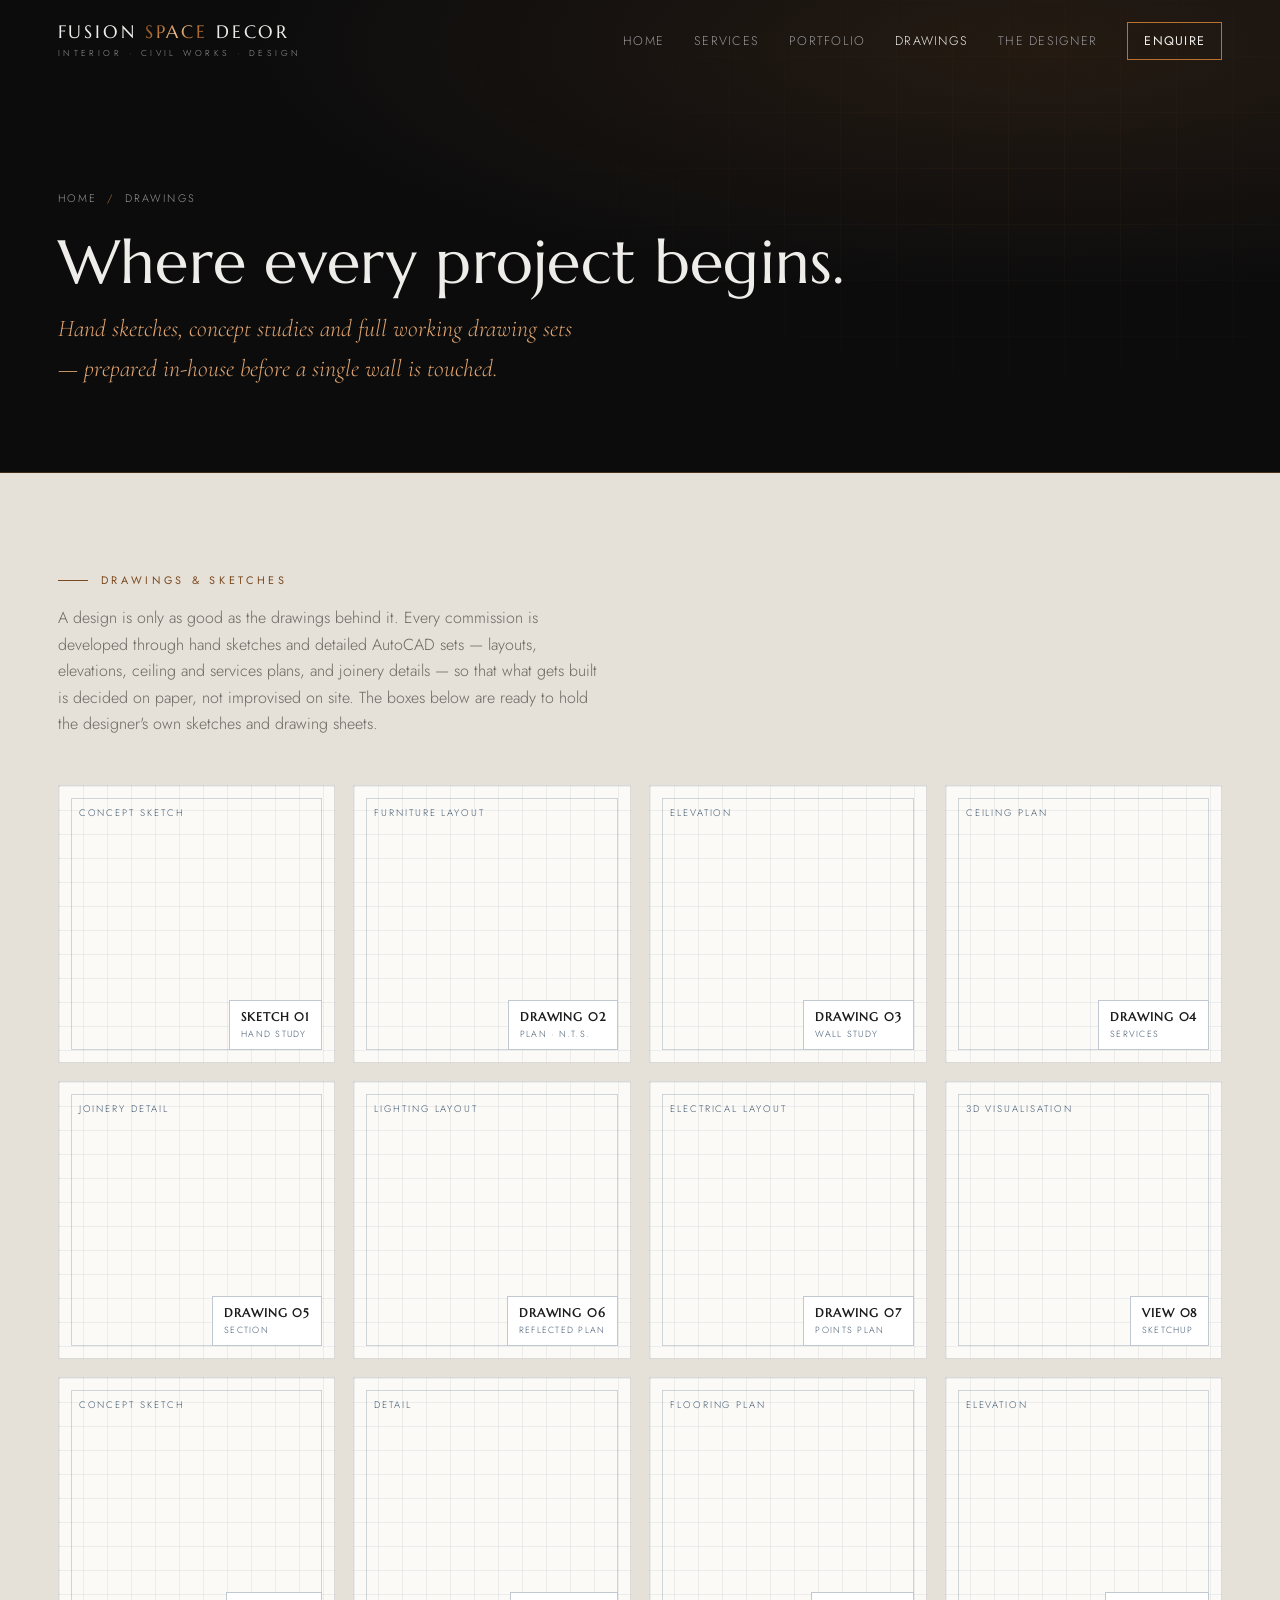
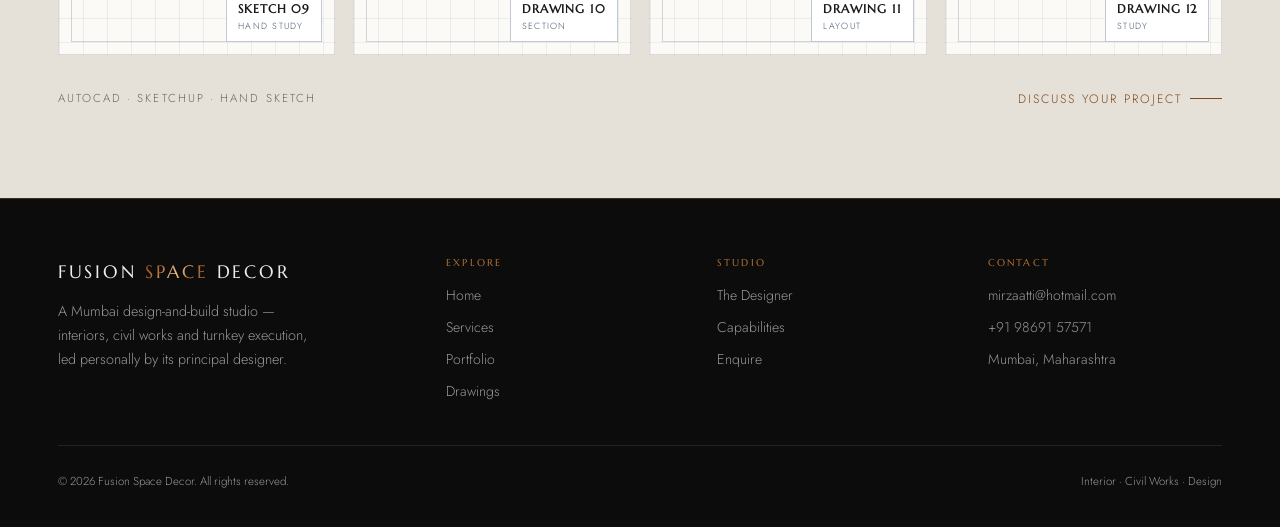
<file: public/sketches.html>
<!DOCTYPE html>
<html lang="en">
<head>
<meta charset="UTF-8" />
<meta name="viewport" content="width=device-width, initial-scale=1.0" />
<title>Drawings &amp; Sketches — Fusion Space Decor</title>
<meta name="description" content="Hand sketches, concept studies and full AutoCAD working drawing sets prepared in-house at Fusion Space Decor — where every project begins." />
<link rel="preconnect" href="https://fonts.googleapis.com" />
<link rel="preconnect" href="https://fonts.gstatic.com" crossorigin />
<link href="https://fonts.googleapis.com/css2?family=Cormorant+Garamond:ital,wght@0,400;0,500;1,400&family=Jost:wght@200;300;400;500&family=Marcellus&display=swap" rel="stylesheet" />
<style>
/* ============================================================
   FUSION SPACE DECOR — shared design system
   Finish: black · silver · copper   |   Split dark / light panels
   Used by every page. Fonts loaded per-page in <head>.
   ============================================================ */

:root{
  --black:#0C0C0D; --coal:#141416; --coal-2:#1C1C1F;
  --bone:#F1EDE7; --bone-2:#E5E0D8; --ash:#D6D0C7;
  --on-dark:#EFEDEA; --on-light:#1A1A1C;
  --mute-dark:#98979A; --mute-light:#6B6862;
  --copper:#B87333; --copper-lt:#DFA470; --copper-dp:#7C4A1F;
  --silver:#B9BDC2; --silver-lt:#E4E7EA;
  --copper-sheen:linear-gradient(135deg,#7C4A1F 0%,#B87333 30%,#F0C293 50%,#B87333 70%,#7C4A1F 100%);
  --silver-sheen:linear-gradient(135deg,#7E848B 0%,#B9BDC2 30%,#F2F4F6 50%,#B9BDC2 70%,#7E848B 100%);
  --line-d:rgba(184,115,51,.30); --line-d2:rgba(239,237,234,.10); --line-l:rgba(26,26,28,.14);
  --f-disp:'Marcellus',serif; --f-ital:'Cormorant Garamond',serif; --f-body:'Jost',system-ui,sans-serif;
  --maxw:1280px; --pad:clamp(20px,4.5vw,72px);
}
*{box-sizing:border-box;margin:0;padding:0}
html{scroll-behavior:smooth}
body{font-family:var(--f-body);font-weight:300;background:var(--black);color:var(--on-dark);line-height:1.65;-webkit-font-smoothing:antialiased;overflow-x:hidden}
a{color:inherit;text-decoration:none}
img{max-width:100%;display:block}
.wrap{max-width:var(--maxw);margin:0 auto}

/* ---------- shared type / bits ---------- */
.eyebrow{font-weight:400;font-size:.68rem;letter-spacing:.34em;text-transform:uppercase;display:inline-flex;align-items:center;gap:13px;color:var(--copper)}
.eyebrow::before{content:"";width:30px;height:1px;background:var(--copper)}
.eyebrow.on-light{color:var(--copper-dp)}
.eyebrow.on-light::before{background:var(--copper-dp)}
.eyebrow.center{justify-content:center}
h1,h2,h3,h4{font-family:var(--f-disp);font-weight:400;line-height:1.14;letter-spacing:.005em}
.ital{font-family:var(--f-ital);font-style:italic}
.lede{max-width:56ch;font-size:1.04rem}
.copper-text{background-image:var(--copper-sheen);-webkit-background-clip:text;background-clip:text;color:transparent}
.silver-text{background-image:var(--silver-sheen);-webkit-background-clip:text;background-clip:text;color:transparent}

.btn{display:inline-flex;align-items:center;gap:.6em;font-size:.82rem;font-weight:400;letter-spacing:.1em;text-transform:uppercase;padding:.95em 1.9em;border:1px solid var(--copper);color:var(--on-dark);background:transparent;cursor:pointer;transition:background .35s,color .35s}
.btn:hover{background:var(--copper);color:#150B03}
.btn--solid{background:linear-gradient(135deg,#A2632B,#C9853F 55%,#A2632B);border-color:#C9853F;color:#170C03}
.btn--solid:hover{background:linear-gradient(135deg,#C9853F,#E0A46B 55%,#C9853F)}
.btn--dark{border-color:var(--on-light);color:var(--on-light)}
.btn--dark:hover{background:var(--on-light);color:var(--bone)}
.arrow{display:inline-flex;align-items:center;gap:.7em;font-size:.76rem;letter-spacing:.16em;text-transform:uppercase;color:var(--copper)}
.arrow i{width:32px;height:1px;background:currentColor;transition:width .3s}
.arrow:hover i{width:50px}
.arrow.dp{color:var(--copper-dp)}

/* ---------- image placeholder frames ---------- */
.frame{position:relative;overflow:hidden;background:
   radial-gradient(90% 70% at 30% 20%,rgba(184,115,51,.18),transparent 62%),
   repeating-linear-gradient(135deg,var(--coal) 0 22px,var(--coal-2) 22px 44px);
   border:1px solid var(--line-d)}
.frame.light{background:
   radial-gradient(90% 70% at 30% 20%,rgba(184,115,51,.16),transparent 62%),
   repeating-linear-gradient(135deg,var(--bone-2) 0 22px,var(--ash) 22px 44px);
   border:1px solid var(--line-l)}
.frame::before,.frame::after{content:"";position:absolute;width:15px;height:15px;border:1px solid var(--copper);opacity:.85}
.frame::before{top:13px;left:13px;border-right:0;border-bottom:0}
.frame::after{bottom:13px;right:13px;border-left:0;border-top:0}
.frame .tag{position:absolute;top:14px;right:16px;font-size:.6rem;letter-spacing:.24em;text-transform:uppercase;color:var(--mute-dark)}
.frame.light .tag{color:var(--mute-light)}
.frame .cap{position:absolute;left:0;right:0;bottom:0;padding:16px 18px;background:linear-gradient(transparent,rgba(12,12,13,.86));font-size:.72rem;letter-spacing:.12em;text-transform:uppercase;color:var(--on-dark)}
.r45{aspect-ratio:4/5}.r11{aspect-ratio:1/1}.r34{aspect-ratio:3/4}.r43{aspect-ratio:4/3}.r169{aspect-ratio:16/10}

/* ---------- header ---------- */
header{position:fixed;inset:0 0 auto 0;z-index:60;transition:background .4s,border-color .4s,padding .4s;border-bottom:1px solid transparent}
header.scrolled{background:rgba(12,12,13,.92);backdrop-filter:blur(12px);border-bottom:1px solid var(--line-d)}
.navbar{display:flex;align-items:center;justify-content:space-between;padding:22px var(--pad);transition:padding .4s}
header.scrolled .navbar{padding:14px var(--pad)}
.brand{display:flex;flex-direction:column;line-height:1}
.brand .name{font-family:var(--f-disp);font-size:1.12rem;letter-spacing:.16em}
.brand .sub{font-size:.54rem;letter-spacing:.4em;text-transform:uppercase;color:var(--mute-dark);margin-top:7px}
nav.main{display:flex;align-items:center;gap:30px}
nav.main a{font-size:.78rem;letter-spacing:.1em;text-transform:uppercase;color:var(--mute-dark);transition:color .25s}
nav.main a:hover,nav.main a.here{color:var(--on-dark)}
nav.main .btn{padding:.62em 1.3em;color:var(--on-dark)}
.menu-btn{display:none;background:none;border:0;cursor:pointer;flex-direction:column;gap:5px}
.menu-btn span{width:25px;height:1.5px;background:var(--on-dark)}

/* ---------- page hero (interior pages) ---------- */
.pagehero{padding:clamp(130px,16vw,190px) var(--pad) clamp(50px,7vw,84px);position:relative;overflow:hidden;
  background:radial-gradient(110% 90% at 82% 10%,rgba(184,115,51,.14),transparent 58%),var(--black);border-bottom:1px solid var(--line-d)}
.pagehero::after{content:"";position:absolute;inset:0;opacity:.05;pointer-events:none;
  background-image:linear-gradient(var(--copper) 1px,transparent 1px),linear-gradient(90deg,var(--copper) 1px,transparent 1px);
  background-size:56px 56px;-webkit-mask-image:radial-gradient(60% 80% at 80% 40%,#000,transparent 72%);mask-image:radial-gradient(60% 80% at 80% 40%,#000,transparent 72%)}
.pagehero .wrap{position:relative;z-index:2}
.crumb{font-size:.68rem;letter-spacing:.2em;text-transform:uppercase;color:var(--mute-dark);margin-bottom:20px}
.crumb a:hover{color:var(--on-dark)}
.crumb .sep{color:var(--copper);margin:0 10px}
.pagehero h1{font-size:clamp(2.3rem,5vw,3.8rem);max-width:18ch}
.pagehero .sub{font-family:var(--f-ital);font-style:italic;font-size:clamp(1.15rem,2.2vw,1.5rem);color:var(--copper-lt);margin-top:.5em;max-width:52ch}

/* ---------- HERO split (home) ---------- */
.hero{display:grid;grid-template-columns:1.02fr .98fr;min-height:100svh}
.hero__dark{background:radial-gradient(110% 80% at 20% 15%,rgba(184,115,51,.14),transparent 60%),var(--black);display:flex;flex-direction:column;justify-content:center;padding:150px var(--pad) 64px;position:relative}
.hero__dark::after{content:"";position:absolute;top:0;right:0;bottom:0;width:1px;background:linear-gradient(transparent,var(--copper),transparent)}
.hero__dark h1{font-size:clamp(2.5rem,4.6vw,4.2rem);max-width:15ch;margin:.42em 0 .5em}
.hero__dark h1 .ital{color:var(--copper-lt)}
.hero__dark p{color:var(--mute-dark);max-width:44ch;font-size:1.06rem;margin-bottom:2.2em}
.hero-cta{display:flex;gap:14px;flex-wrap:wrap}
.hero__disc{margin-top:auto;padding-top:40px;display:flex;gap:26px;flex-wrap:wrap}
.hero__disc span{font-size:.68rem;letter-spacing:.2em;text-transform:uppercase;color:var(--mute-dark)}
.hero__disc span::before{content:"—";color:var(--copper);margin-right:9px}
.hero__light{background:var(--bone);color:var(--on-light);display:flex;flex-direction:column;justify-content:center;padding:150px var(--pad) 64px;position:relative}
.hero__light .stack{position:relative;max-width:460px;margin:0 auto;width:100%}
.hero__light .frame{aspect-ratio:4/5}
.hero__light .float{position:absolute;left:-34px;bottom:-30px;width:52%;aspect-ratio:1/1;box-shadow:0 24px 50px rgba(0,0,0,.22)}
.hero__light .cap{position:static;background:none;color:var(--mute-light);padding:0;margin-top:26px;font-size:.72rem;letter-spacing:.2em;text-transform:uppercase}

/* ---------- marquee strip ---------- */
.strip{background:var(--coal);border-block:1px solid var(--line-d);padding:18px 0;overflow:hidden}
.strip .track{display:flex;gap:56px;width:max-content;white-space:nowrap;animation:slide 34s linear infinite}
.strip span{font-family:var(--f-disp);font-size:1.02rem;letter-spacing:.14em;color:var(--mute-dark)}
.strip span::after{content:"◆";margin-left:56px;color:var(--copper);font-size:.62rem;vertical-align:middle}
@keyframes slide{to{transform:translateX(-50%)}}
.strip:hover .track{animation-play-state:paused}

/* ---------- capability grid (home) ---------- */
.can{background:var(--bone);color:var(--on-light);padding:clamp(72px,9vw,128px) var(--pad)}
.can__head{display:grid;grid-template-columns:1fr 1fr;gap:40px;align-items:end;margin-bottom:clamp(40px,5vw,68px)}
.can__head h2{font-size:clamp(1.9rem,3.8vw,3rem);margin-top:.4em;max-width:16ch}
.can__head p{color:var(--mute-light);max-width:48ch}
.cap-grid{display:grid;grid-template-columns:repeat(3,1fr);gap:1px;background:var(--line-l)}
.cap{background:var(--bone);padding:38px 30px 34px;min-height:250px;display:flex;flex-direction:column;transition:background .4s}
.cap:hover{background:var(--bone-2)}
.cap .no{font-family:var(--f-disp);font-size:.82rem;letter-spacing:.2em;color:var(--copper-dp)}
.cap h3{font-size:1.32rem;margin:auto 0 .45em}
.cap p{color:var(--mute-light);font-size:.94rem}

/* ---------- pinterest showcase ---------- */
.showcase{background:var(--black);padding:clamp(72px,9vw,120px) 0;position:relative;overflow:hidden}
.showcase .lead{padding:0 var(--pad);margin-bottom:clamp(34px,4vw,56px);display:grid;grid-template-columns:1fr 1fr;gap:32px;align-items:end}
.showcase h2{font-size:clamp(1.9rem,3.8vw,3rem);margin-top:.4em}
.showcase .lead p{color:var(--mute-dark);max-width:46ch}
.pin{display:grid;grid-template-columns:repeat(4,1fr);gap:16px;height:clamp(440px,58vw,660px);padding:0 var(--pad);
  -webkit-mask-image:linear-gradient(180deg,transparent,#000 9%,#000 91%,transparent);mask-image:linear-gradient(180deg,transparent,#000 9%,#000 91%,transparent)}
.pin__col{display:flex;flex-direction:column;gap:16px;animation:up 44s linear infinite;will-change:transform}
.pin__col.b{animation:down 52s linear infinite}
.pin__col.c{animation-duration:38s}
.pin__col.d{animation:down 60s linear infinite}
@keyframes up{from{transform:translateY(0)}to{transform:translateY(-50%)}}
@keyframes down{from{transform:translateY(-50%)}to{transform:translateY(0)}}
.showcase:hover .pin__col{animation-play-state:paused}
.pin__col .frame{flex:none}

/* ---------- split about band ---------- */
.about{display:grid;grid-template-columns:1fr 1fr;min-height:520px}
.about__l{background:var(--bone);color:var(--on-light);padding:clamp(60px,8vw,110px) var(--pad);display:flex;flex-direction:column;justify-content:center}
.about__l h2{font-size:clamp(1.85rem,3.6vw,2.8rem);margin:.4em 0 .55em;max-width:15ch}
.about__l p{color:var(--mute-light);max-width:46ch;margin-bottom:1.1em}
.about__l .pull{font-family:var(--f-ital);font-style:italic;font-size:1.32rem;color:var(--on-light);border-left:2px solid var(--copper);padding-left:18px;margin:.4em 0 1.4em}
.about__r{background:var(--coal);padding:clamp(60px,8vw,110px) var(--pad);display:flex;flex-direction:column;justify-content:center;gap:2px}
.fact{border-top:1px solid var(--line-d2);padding:24px 0;display:grid;grid-template-columns:auto 1fr;gap:24px;align-items:baseline}
.fact:last-child{border-bottom:1px solid var(--line-d2)}
.fact .k{font-family:var(--f-disp);font-size:1.9rem}
.fact .t{font-size:.95rem;color:var(--mute-dark)}
.fact .t b{display:block;color:var(--on-dark);font-weight:400;font-size:1.02rem;font-family:var(--f-disp);margin-bottom:2px}

/* ---------- process timeline ---------- */
.process{background:var(--coal);border-block:1px solid var(--line-d);padding:clamp(72px,9vw,120px) var(--pad)}
.process__head{text-align:center;margin-bottom:clamp(40px,5vw,66px)}
.process__head h2{font-size:clamp(1.9rem,3.8vw,2.9rem);margin-top:.4em}
.process__head p{color:var(--mute-dark);max-width:54ch;margin:.7em auto 0}
.steps{display:grid;grid-template-columns:repeat(5,1fr);gap:1px;background:var(--line-d2);counter-reset:s}
.step{background:var(--coal);padding:30px 22px;position:relative}
.step .n{font-family:var(--f-disp);font-size:2.1rem;line-height:1}
.step h3{font-size:1.12rem;margin:14px 0 10px}
.step p{color:var(--mute-dark);font-size:.9rem}
.step .ph{font-size:.6rem;letter-spacing:.2em;text-transform:uppercase;color:var(--copper);margin-top:14px;display:block}

/* ---------- services page: full scope pillars ---------- */
.scope{background:var(--black);padding:clamp(64px,8vw,110px) var(--pad)}
.pillar{padding:34px 0;border-top:1px solid var(--line-d2);display:grid;grid-template-columns:.7fr 2.3fr;gap:clamp(20px,4vw,54px);align-items:start}
.pillar:last-child{border-bottom:1px solid var(--line-d2)}
.pillar .ph{position:sticky;top:120px}
.pillar .ph .no{font-family:var(--f-disp);font-size:.8rem;letter-spacing:.2em;color:var(--copper)}
.pillar .ph h3{font-size:clamp(1.3rem,2.4vw,1.8rem);margin-top:8px}
.chips{display:flex;flex-wrap:wrap;gap:9px}
.chip{font-size:.8rem;letter-spacing:.02em;color:var(--mute-dark);border:1px solid var(--line-d2);padding:.5em 1em;transition:border-color .3s,color .3s}
.chip:hover{border-color:var(--copper);color:var(--on-dark)}

/* ---------- designer profile (about page) ---------- */
.profile{background:var(--black);padding:clamp(64px,8vw,110px) var(--pad)}
.profile .wrap{display:grid;grid-template-columns:.82fr 1.18fr;gap:clamp(30px,6vw,84px);align-items:start}
.portrait{position:relative}
.portrait .frame{aspect-ratio:4/5}
.portrait .plate{position:absolute;right:-22px;bottom:-22px;background:var(--copper-sheen);color:#1B0C02;padding:16px 22px;box-shadow:0 16px 36px rgba(0,0,0,.5)}
.portrait .plate b{display:block;font-family:var(--f-disp);font-size:1.02rem}
.portrait .plate span{font-size:.62rem;letter-spacing:.18em;text-transform:uppercase;opacity:.78}
.profile h2{font-size:clamp(1.9rem,3.8vw,2.7rem);margin:.3em 0 .25em}
.profile .role{font-family:var(--f-ital);font-style:italic;font-size:1.2rem;color:var(--copper-lt);margin-bottom:1.1em}
.profile p{color:var(--mute-dark);max-width:56ch;margin-bottom:1em}
.profile p b{color:var(--on-dark);font-weight:400}
.cv{display:grid;grid-template-columns:repeat(2,1fr);gap:1px;background:var(--line-d2);margin:30px 0}
.cv div{background:var(--black);padding:16px 18px}
.cv .k{font-family:var(--f-disp);font-size:1rem;color:var(--copper-lt)}
.cv .v{font-size:.8rem;color:var(--mute-dark);margin-top:2px}

/* experience timeline */
.exp{background:var(--coal);border-top:1px solid var(--line-d);padding:clamp(64px,8vw,110px) var(--pad)}
.exp__head{margin-bottom:clamp(34px,4vw,54px)}
.exp__head h2{font-size:clamp(1.8rem,3.4vw,2.6rem);margin-top:.4em}
.tl{max-width:820px}
.tl .row{display:grid;grid-template-columns:auto 1fr;gap:28px;padding:26px 0;border-top:1px solid var(--line-d2)}
.tl .row:last-child{border-bottom:1px solid var(--line-d2)}
.tl .yr{font-family:var(--f-disp);color:var(--copper-lt);font-size:.95rem;white-space:nowrap}
.tl .role{font-family:var(--f-disp);font-size:1.2rem}
.tl .role + p{color:var(--mute-dark);margin-top:6px;font-size:.95rem;max-width:60ch}

/* ---------- gallery grid (portfolio) ---------- */
.gal{background:var(--black);padding:clamp(56px,7vw,96px) var(--pad)}
.gal .filters{display:flex;flex-wrap:wrap;gap:10px;margin-bottom:34px}
.gal .filters .chip.on{border-color:var(--copper);color:var(--on-dark)}
.grid-gal{display:grid;grid-template-columns:repeat(12,1fr);gap:16px}
.grid-gal .frame{grid-column:span 4}
.grid-gal .frame.big{grid-column:span 6}
.grid-gal .frame.sq{grid-column:span 4;aspect-ratio:1/1}

/* ---------- sketches grid (square boxes) ---------- */
.sketch-sec{background:var(--bone-2);color:var(--on-light);padding:clamp(56px,7vw,100px) var(--pad)}
.sketch-note{max-width:60ch;color:var(--mute-light);margin-bottom:clamp(30px,4vw,48px)}
.sq-grid{display:grid;grid-template-columns:repeat(auto-fill,minmax(230px,1fr));gap:18px}
.sq{position:relative;aspect-ratio:1/1;background:#FBFAF7;border:1px solid var(--line-l);overflow:hidden;
  background-image:linear-gradient(rgba(30,60,90,.07) 1px,transparent 1px),linear-gradient(90deg,rgba(30,60,90,.07) 1px,transparent 1px);background-size:24px 24px}
.sq .rule{position:absolute;inset:12px;border:1px solid rgba(30,60,90,.20)}
.sq .lbl{position:absolute;left:20px;top:20px;font-size:.6rem;letter-spacing:.2em;text-transform:uppercase;color:#41586E}
.sq .block{position:absolute;right:12px;bottom:12px;background:#fff;border:1px solid rgba(30,60,90,.28);padding:7px 11px;font-size:.56rem;letter-spacing:.14em;text-transform:uppercase;color:#41586E}
.sq .block b{display:block;font-family:var(--f-disp);font-size:.72rem;letter-spacing:.08em;color:var(--on-light)}

/* ---------- sectors ---------- */
.sectors{background:var(--coal);border-block:1px solid var(--line-d);padding:clamp(56px,7vw,90px) var(--pad)}
.sectors .head{text-align:center}
.sectors .grid{display:grid;grid-template-columns:repeat(6,1fr);gap:1px;background:var(--line-d2);margin-top:34px}
.sec{background:var(--coal);padding:26px 16px;text-align:center;transition:background .35s}
.sec:hover{background:var(--coal-2)}
.sec .i{font-size:.66rem;letter-spacing:.2em;color:var(--copper)}
.sec .n{font-family:var(--f-disp);font-size:1rem;margin-top:9px}

/* ---------- contact split ---------- */
.contact{display:grid;grid-template-columns:1fr 1fr}
.contact__l{background:var(--bone);color:var(--on-light);padding:clamp(64px,8vw,120px) var(--pad);display:flex;flex-direction:column;justify-content:center}
.contact__l h2{font-size:clamp(2rem,4.2vw,3.1rem);margin:.35em 0 .35em}
.contact__l h2 .ital{color:var(--copper-dp)}
.contact__l p{color:var(--mute-light);max-width:42ch}
.detail{margin-top:24px}
.detail .k{font-size:.64rem;letter-spacing:.22em;text-transform:uppercase;color:var(--copper-dp)}
.detail .v{font-size:1.08rem;margin-top:3px}
.contact__r{background:var(--coal);padding:clamp(64px,8vw,120px) var(--pad);display:flex;flex-direction:column;justify-content:center}
form.enq{display:flex;flex-direction:column;gap:14px;max-width:460px;width:100%}
form.enq .fh{font-family:var(--f-disp);font-size:1.15rem;color:var(--copper-lt);margin-bottom:4px}
form.enq input,form.enq select,form.enq textarea{background:var(--black);border:1px solid var(--line-d2);color:var(--on-dark);padding:14px 15px;font-family:var(--f-body);font-weight:300;font-size:.95rem}
form.enq input:focus,form.enq select:focus,form.enq textarea:focus{outline:0;border-color:var(--copper)}
form.enq textarea{resize:vertical;min-height:108px}

/* ---------- footer ---------- */
footer{background:var(--black);padding:58px var(--pad) 36px;border-top:1px solid var(--line-d)}
footer .grid{display:grid;grid-template-columns:1.5fr 1fr 1fr 1fr;gap:36px;padding-bottom:32px;border-bottom:1px solid var(--line-d2)}
footer .name{font-family:var(--f-disp);font-size:1.14rem;letter-spacing:.16em}
footer .blurb{color:var(--mute-dark);font-size:.9rem;margin-top:13px;max-width:32ch}
footer h4{font-size:.63rem;letter-spacing:.22em;text-transform:uppercase;color:var(--copper);margin-bottom:15px}
footer a,footer .li{display:block;color:var(--mute-dark);font-size:.88rem;margin-bottom:9px}
footer a:hover{color:var(--on-dark)}
footer .fine{margin-top:26px;display:flex;justify-content:space-between;flex-wrap:wrap;gap:10px;font-size:.72rem;color:var(--mute-dark)}

/* ---------- reveal ---------- */
.fade{opacity:0;transform:translateY(22px);transition:opacity .9s ease,transform .9s ease}
.fade.in{opacity:1;transform:none}

/* ---------- responsive ---------- */
@media(max-width:1080px){
  .cap-grid{grid-template-columns:repeat(2,1fr)}
  .steps{grid-template-columns:repeat(2,1fr)}
  .sectors .grid{grid-template-columns:repeat(3,1fr)}
  .pin{grid-template-columns:repeat(3,1fr)} .pin__col.d{display:none}
  .grid-gal .frame,.grid-gal .frame.big,.grid-gal .frame.sq{grid-column:span 6}
  footer .grid{grid-template-columns:1fr 1fr}
}
@media(max-width:860px){
  .hero{grid-template-columns:1fr}
  .hero__dark{padding-top:130px;min-height:auto}.hero__dark::after{display:none}
  .hero__light{padding-top:60px}.hero__light .float{left:0}
  .can__head,.showcase .lead,.about,.contact,.profile .wrap,.pillar{grid-template-columns:1fr}
  .pillar .ph{position:static}
  .cv{grid-template-columns:1fr}
  .pin{grid-template-columns:repeat(2,1fr);height:420px} .pin__col.c{display:none}
  .portrait .plate{right:14px}
  .tl .row{grid-template-columns:1fr;gap:6px}
  nav.main{position:fixed;inset:0 0 0 auto;width:min(80vw,320px);background:var(--coal);flex-direction:column;justify-content:center;align-items:flex-start;padding:40px;gap:24px;transform:translateX(100%);transition:transform .4s;border-left:1px solid var(--line-d);z-index:70}
  nav.main.open{transform:none}
  nav.main a{font-size:1.02rem}
  .menu-btn{display:flex}
}
@media(max-width:560px){
  .cap-grid,.steps{grid-template-columns:1fr}
  .sectors .grid{grid-template-columns:repeat(2,1fr)}
  footer .grid{grid-template-columns:1fr}
}
@media(prefers-reduced-motion:reduce){
  *{animation:none!important;transition:none!important;scroll-behavior:auto!important}
  .fade{opacity:1;transform:none}
}

</style>
</head>
<body id="top">

<header id="header">
  <div class="navbar">
    <a class="brand" href="index.html">
      <span class="name">FUSION <span class="copper-text">SPACE</span> DECOR</span>
      <span class="sub">Interior · Civil Works · Design</span>
    </a>
    <button class="menu-btn" id="menuBtn" aria-label="Open menu" aria-expanded="false"><span></span><span></span><span></span></button>
    <nav class="main" id="nav">
      <a href="index.html">Home</a>
      <a href="services.html">Services</a>
      <a href="portfolio.html">Portfolio</a>
      <a href="sketches.html" class="here">Drawings</a>
      <a href="about.html">The Designer</a>
      <a class="btn" href="contact.html">Enquire</a>
    </nav>
  </div>
</header>

<section class="pagehero">
  <div class="wrap">
    <div class="crumb"><a href="index.html">Home</a><span class="sep">/</span>Drawings</div>
    <h1>Where every project begins.</h1>
    <p class="sub">Hand sketches, concept studies and full working drawing sets — prepared in-house before a single wall is touched.</p>
  </div>
</section>

<section class="sketch-sec">
  <div class="wrap">
    <span class="eyebrow on-light fade">Drawings &amp; sketches</span>
    <p class="sketch-note fade" style="margin-top:16px">A design is only as good as the drawings behind it. Every commission is developed through hand sketches and detailed AutoCAD sets — layouts, elevations, ceiling and services plans, and joinery details — so that what gets built is decided on paper, not improvised on site. The boxes below are ready to hold the designer's own sketches and drawing sheets.</p>

    <div class="sq-grid">
      <div class="sq fade"><span class="rule"></span><span class="lbl">Concept Sketch</span><span class="block"><b>Sketch 01</b>Hand study</span></div>
      <div class="sq fade"><span class="rule"></span><span class="lbl">Furniture Layout</span><span class="block"><b>Drawing 02</b>Plan · N.T.S.</span></div>
      <div class="sq fade"><span class="rule"></span><span class="lbl">Elevation</span><span class="block"><b>Drawing 03</b>Wall study</span></div>
      <div class="sq fade"><span class="rule"></span><span class="lbl">Ceiling Plan</span><span class="block"><b>Drawing 04</b>Services</span></div>
      <div class="sq fade"><span class="rule"></span><span class="lbl">Joinery Detail</span><span class="block"><b>Drawing 05</b>Section</span></div>
      <div class="sq fade"><span class="rule"></span><span class="lbl">Lighting Layout</span><span class="block"><b>Drawing 06</b>Reflected plan</span></div>
      <div class="sq fade"><span class="rule"></span><span class="lbl">Electrical Layout</span><span class="block"><b>Drawing 07</b>Points plan</span></div>
      <div class="sq fade"><span class="rule"></span><span class="lbl">3D Visualisation</span><span class="block"><b>View 08</b>SketchUp</span></div>
      <div class="sq fade"><span class="rule"></span><span class="lbl">Concept Sketch</span><span class="block"><b>Sketch 09</b>Hand study</span></div>
      <div class="sq fade"><span class="rule"></span><span class="lbl">Detail</span><span class="block"><b>Drawing 10</b>Section</span></div>
      <div class="sq fade"><span class="rule"></span><span class="lbl">Flooring Plan</span><span class="block"><b>Drawing 11</b>Layout</span></div>
      <div class="sq fade"><span class="rule"></span><span class="lbl">Elevation</span><span class="block"><b>Drawing 12</b>Study</span></div>
    </div>

    <div class="fade" style="display:flex;justify-content:space-between;flex-wrap:wrap;gap:14px;margin-top:34px;font-size:.72rem;letter-spacing:.18em;text-transform:uppercase;color:var(--mute-light)">
      <span>AutoCAD · SketchUp · Hand sketch</span>
      <a class="arrow dp" href="contact.html">Discuss your project <i></i></a>
    </div>
  </div>
</section>

<footer>
  <div class="grid">
    <div><span class="name">FUSION <span class="copper-text">SPACE</span> DECOR</span><p class="blurb">A Mumbai design-and-build studio — interiors, civil works and turnkey execution, led personally by its principal designer.</p></div>
    <div><h4>Explore</h4><a href="index.html">Home</a><a href="services.html">Services</a><a href="portfolio.html">Portfolio</a><a href="sketches.html">Drawings</a></div>
    <div><h4>Studio</h4><a href="about.html">The Designer</a><a href="services.html">Capabilities</a><a href="contact.html">Enquire</a></div>
    <div><h4>Contact</h4><span class="li">mirzaatti@hotmail.com</span><span class="li">+91 98691 57571</span><span class="li">Mumbai, Maharashtra</span></div>
  </div>
  <div class="fine"><span>© <span id="yr"></span> Fusion Space Decor. All rights reserved.</span><span>Interior · Civil Works · Design</span></div>
</footer>

<script>
// Fusion Space Decor — shared behaviour for all pages
document.addEventListener('DOMContentLoaded', function () {
  var yr = document.getElementById('yr');
  if (yr) yr.textContent = new Date().getFullYear();

  var header = document.getElementById('header');
  if (header) {
    addEventListener('scroll', function () {
      header.classList.toggle('scrolled', scrollY > 40);
    }, { passive: true });
  }

  var nav = document.getElementById('nav'), mb = document.getElementById('menuBtn');
  if (nav && mb) {
    mb.addEventListener('click', function () {
      var open = nav.classList.toggle('open');
      mb.setAttribute('aria-expanded', open);
    });
    nav.querySelectorAll('a').forEach(function (a) {
      a.addEventListener('click', function () { nav.classList.remove('open'); });
    });
  }

  var io = new IntersectionObserver(function (entries) {
    entries.forEach(function (e) {
      if (e.isIntersecting) { e.target.classList.add('in'); io.unobserve(e.target); }
    });
  }, { threshold: 0.12 });
  document.querySelectorAll('.fade').forEach(function (f) { io.observe(f); });
});

</script>
</body>
</html>
</file>
